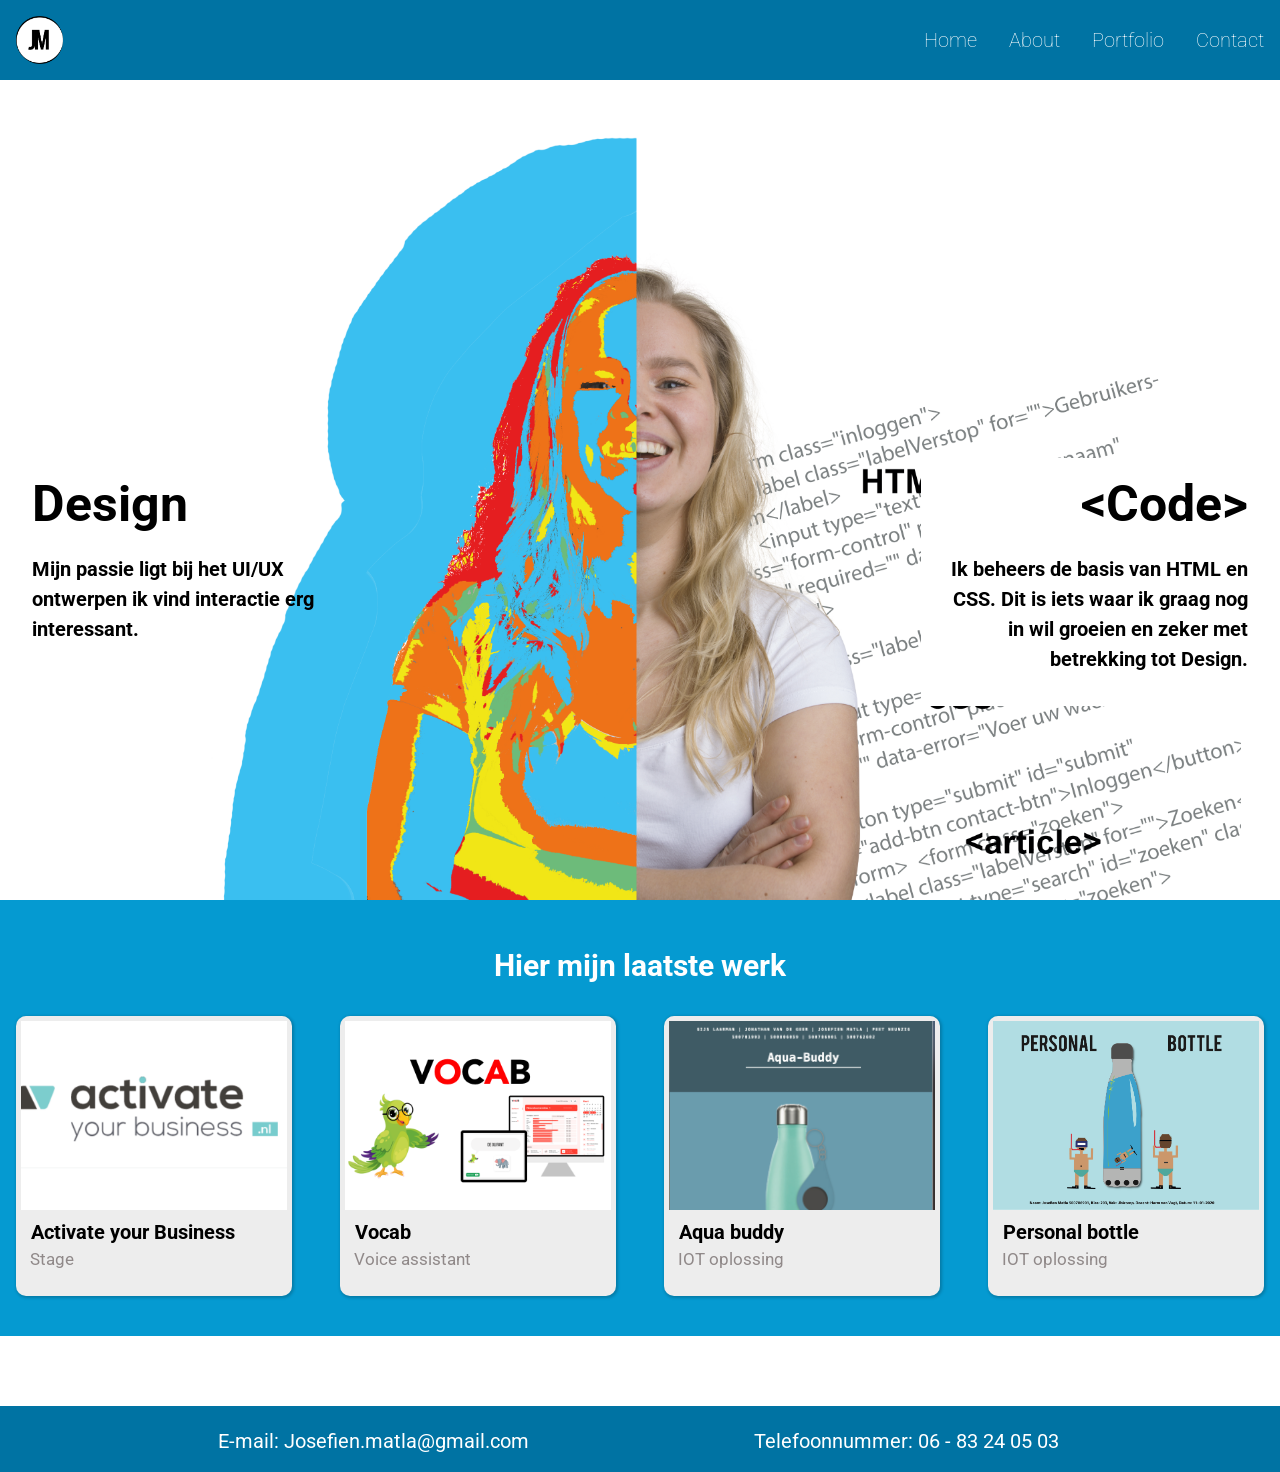
<file: index.html>
<!DOCTYPE html>
<html lang="nl">
    <head>
        <meta name="viewport" content="width=device-width, initial-scale=1" />
        <meta charset="UTF-8" />
        <title>Josefien Matla - Home</title>
        <link rel="stylesheet" href="css/stylesheet.css" />

        <link
            href="https://fonts.googleapis.com/css?family=Roboto&display=swap"
            rel="stylesheet"
        />
    </head>

    <body class="home">
        <header>
            <a href="index.html" class="logo">
                <img src="img/logo.png" alt="Josefien Matla logo" />
            </a>

            <button id="menu-toggle" tabindex="0">
                Menu
                <svg viewBox="0 0 25 21">
                    <rect x="0" y="0" width="25" height="3" />
                    <rect x="0" y="9" width="25" height="3" />
                    <rect x="0" y="18" width="25" height="3" />
                </svg>
            </button>

            <nav>
                <ul>
                    <li><a href="index.html">Home</a></li>
                    <li><a href="about.html">About</a></li>
                    <li><a href="portfolio.html">Portfolio</a></li>
                    <li><a href="contact.html">Contact</a></li>
                </ul>
            </nav>
        </header>

        <main class="content">
            <section class="hero">
                <div class="wrapper">
                    <div class="design">
                        <h1 class="title">Design</h1>
                        <p>
                            Mijn passie ligt bij het UI/UX ontwerpen ik vind
                            interactie erg interessant.
                        </p>
                    </div>
                    <div class="code">
                        <h1 class="title">&#60;Code&#62;</h1>
                        <p>
                            Ik beheers de basis van HTML en CSS. Dit is iets
                            waar ik graag nog in wil groeien en zeker met
                            betrekking tot Design.
                        </p>
                    </div>
                </div>
            </section>

            <section class="projecten">
                <h1 class="section-title">Hier mijn laatste werk</h1>

                <div class="project-group">
                    <!-- ik zou ul -> li -> article van maken voor semantiek -->
                     <article>
                    <a href="activate_your_business.html">
                        <img src="img/activate_your_business1.png" alt="website pagina's" />
                        <h3 class="title"> Activate your Business</h3>
                        <p>Stage</p>
                    </a>
                </article>
                <article>
                    <a href="vocab.html">
                        <img src="img/vocab.png" alt="website pagina's" />
                        <h3 class="title">Vocab</h3>
                        <p>Voice assistant</p>
                    </a>
                </article>
                    <article>
                        <a href="aqua-buddy.html">
                            <img
                                src="img/Aqua%20buddy.png"
                                alt="MAAS oplossing poster"
                            />
                            <h3 class="title">Aqua buddy</h3>
                            <p>IOT oplossing</p>
                        </a>
                    </article>

                    <article>
                        <a href="personalbuddy.html">
                            <img
                                src="img/ubi%20.png"
                                alt="waterfles met poppetje"
                            />
                            <h3 class="title">Personal bottle</h3>
                            <p>IOT oplossing</p>
                        </a>
                    </article>

                </div>
            </section>
        </main>

        <footer>
            <div class="container">
                <div class="row">
                    <div class="one-half column">
                        <p>
                            E-mail:
                            <a href="mailto:josefien.matla@gmail.com"
                                >Josefien.matla@gmail.com</a
                            >
                        </p>
                    </div>
                    <div class="one-half column">
                        <p>
                            Telefoonnummer:
                            <a href="tel:+31683240503">06 - 83 24 05 03</a>
                        </p>
                    </div>
                </div>
            </div>
        </footer>

        <!-- hier wordt de javascript gekoppeld-->
        <script src="js/script.js"></script>
    </body>
</html>
</file>
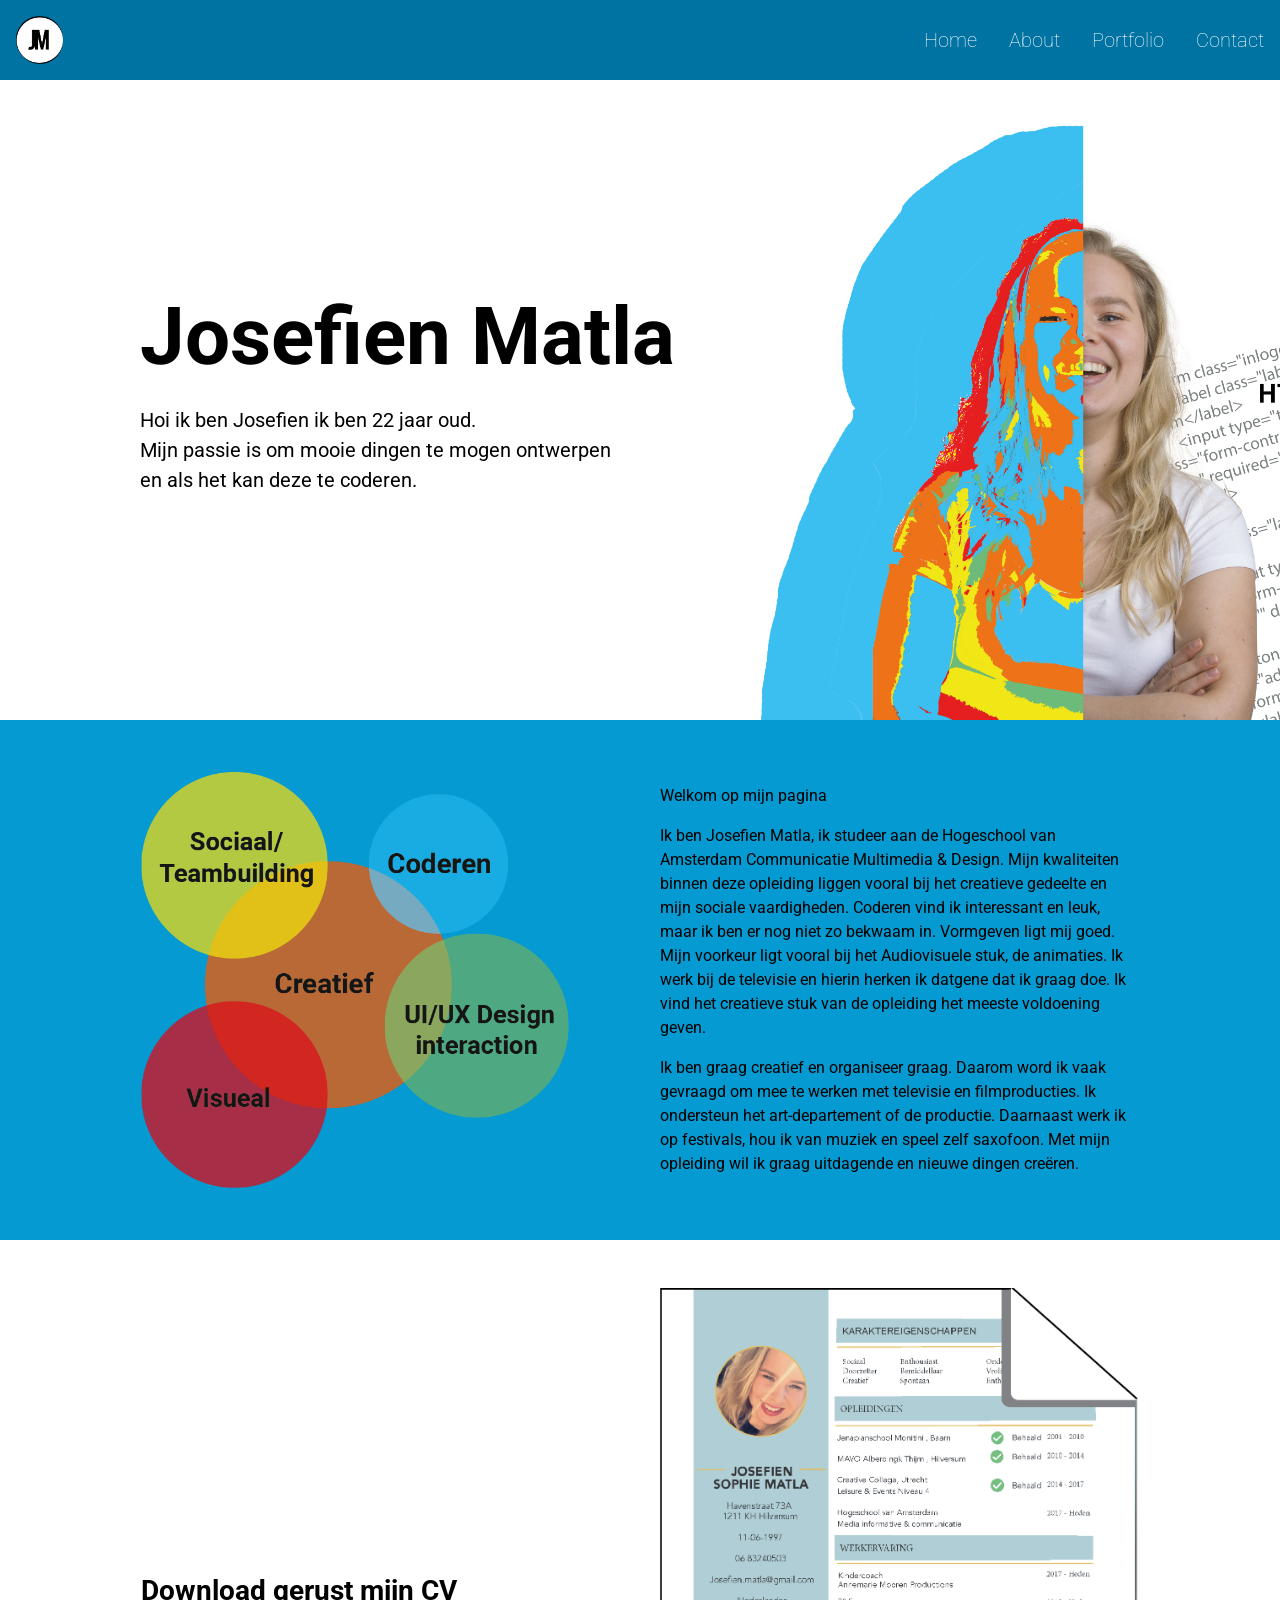
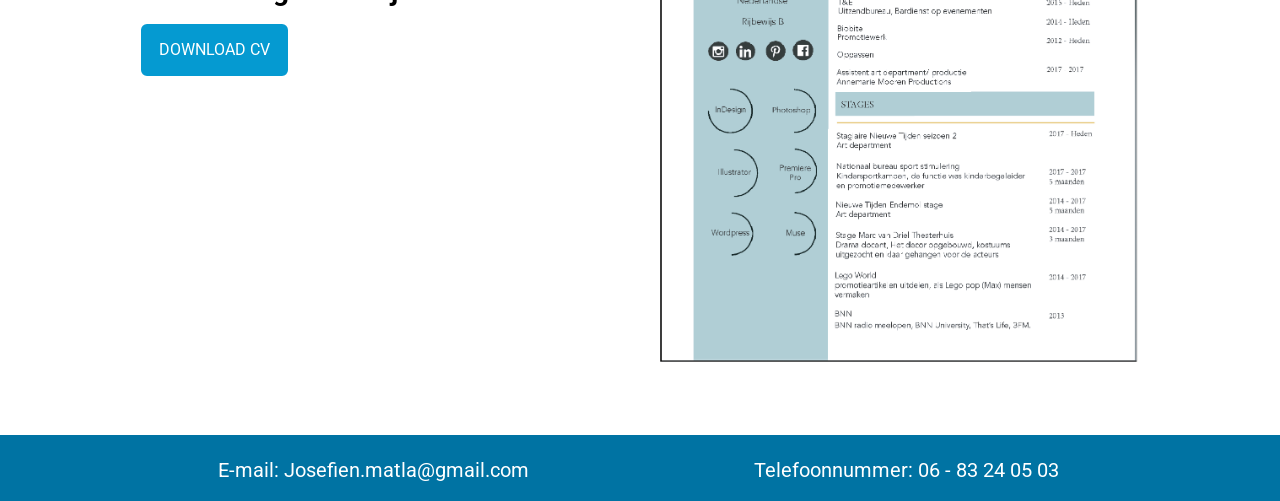
<file: about.html>
<!DOCTYPE html>
<html lang="nl">

<head>
    <meta name="viewport" content="width=device-width, initial-scale=1" />
    <meta charset="UTF-8" />
    <title>Josefien Matla - About</title>
    <link rel="stylesheet" href="css/stylesheet.css" />

    <link href="https://fonts.googleapis.com/css?family=Roboto&display=swap" rel="stylesheet" />
</head>

<body class="about">
    <header>
        <a href="index.html" class="logo">
            <img src="img/logo.png" alt="Josefien Matla logo" />
        </a>

        <button id="menu-toggle" tabindex="0">
            Menu
            <svg viewBox="0 0 25 21">
                <rect x="0" y="0" width="25" height="3" />
                <rect x="0" y="9" width="25" height="3" />
                <rect x="0" y="18" width="25" height="3" />
            </svg>
        </button>

        <nav>
            <ul>
                <li><a href="index.html">Home</a></li>
                <li><a href="about.html">About</a></li>
                <li><a href="portfolio.html">Portfolio</a></li>
                <li><a href="contact.html">Contact</a></li>
            </ul>
        </nav>
    </header>

    <main class="content">
        <section class="hero">
            <div class="wrapper">
                <div>
                    <h1 class="title">Josefien Matla</h1>
                    <p class="introduction">
                        Hoi ik ben Josefien ik ben 22 jaar oud.
                        <br />
                        Mijn passie is om mooie dingen te mogen ontwerpen
                        <br />
                        en als het kan deze te coderen.
                    </p>
                </div>
            </div>
        </section>

        <section class="green centered">
            <div class="container">
                <div class="row ">
                    <div class="one-half column">
                        <img src="img/ballen%20voor%20about.png" alt="ronjes met tekst erin" />
                    </div>
                    <div class="one-half column">
                        <p>
                            Welkom op mijn pagina
                        </p>
                        <p>
                            Ik ben Josefien Matla, ik studeer aan de
                            Hogeschool van Amsterdam Communicatie Multimedia
                            & Design. Mijn kwaliteiten binnen deze opleiding
                            liggen vooral bij het creatieve gedeelte en mijn
                            sociale vaardigheden. Coderen vind ik
                            interessant en leuk, maar ik ben er nog niet zo
                            bekwaam in. Vormgeven ligt mij goed. Mijn
                            voorkeur ligt vooral bij het Audiovisuele stuk,
                            de animaties. Ik werk bij de televisie en hierin
                            herken ik datgene dat ik graag doe. Ik vind het
                            creatieve stuk van de opleiding het meeste
                            voldoening geven.
                        </p>
                        <p>
                            Ik ben graag creatief en organiseer graag.
                            Daarom word ik vaak gevraagd om mee te werken
                            met televisie en filmproducties. Ik ondersteun
                            het art-departement of de productie. Daarnaast
                            werk ik op festivals, hou ik van muziek en speel
                            zelf saxofoon. Met mijn opleiding wil ik graag
                            uitdagende en nieuwe dingen creëren.
                        </p>
                    </div>
                </div>
            </div>
        </section>
        <section class="large centered">
            <div class="container">
                <div class="row">
                    <div class="one-half column">
                        <h2>Download gerust mijn CV</h2>
                        <a href="img/CV%20voor%20stage%20.pdf">
                         <button  href="img/CV%20voor%20stage%20.pdf" type="submit" id="submit" class="button-cv">
                                Download CV
                            </button>
                            </a>

                    </div>
                    <div class="one-half column">
                            <img src="img/cv%20als%20afbeelding%20.png" alt="VOCAB" width="20px" height="20px">
                    </div>
                </div>
            </div>
        </section>
    </main>

    <footer>
        <div class="container">
            <div class="row">
                <div class="one-half column">
                    <p>
                        E-mail:
                        <a href="mailto:josefien.matla@gmail.com">Josefien.matla@gmail.com</a>
                    </p>
                </div>
                <div class="one-half column">
                    <p>
                        Telefoonnummer:
                        <a href="tel:+31683240503">06 - 83 24 05 03</a>
                    </p>
                </div>
            </div>
        </div>
    </footer>

    <!-- hier wordt de javascript gekoppeld-->
    <script src="js/script.js"></script>
</body>

</html>
</file>
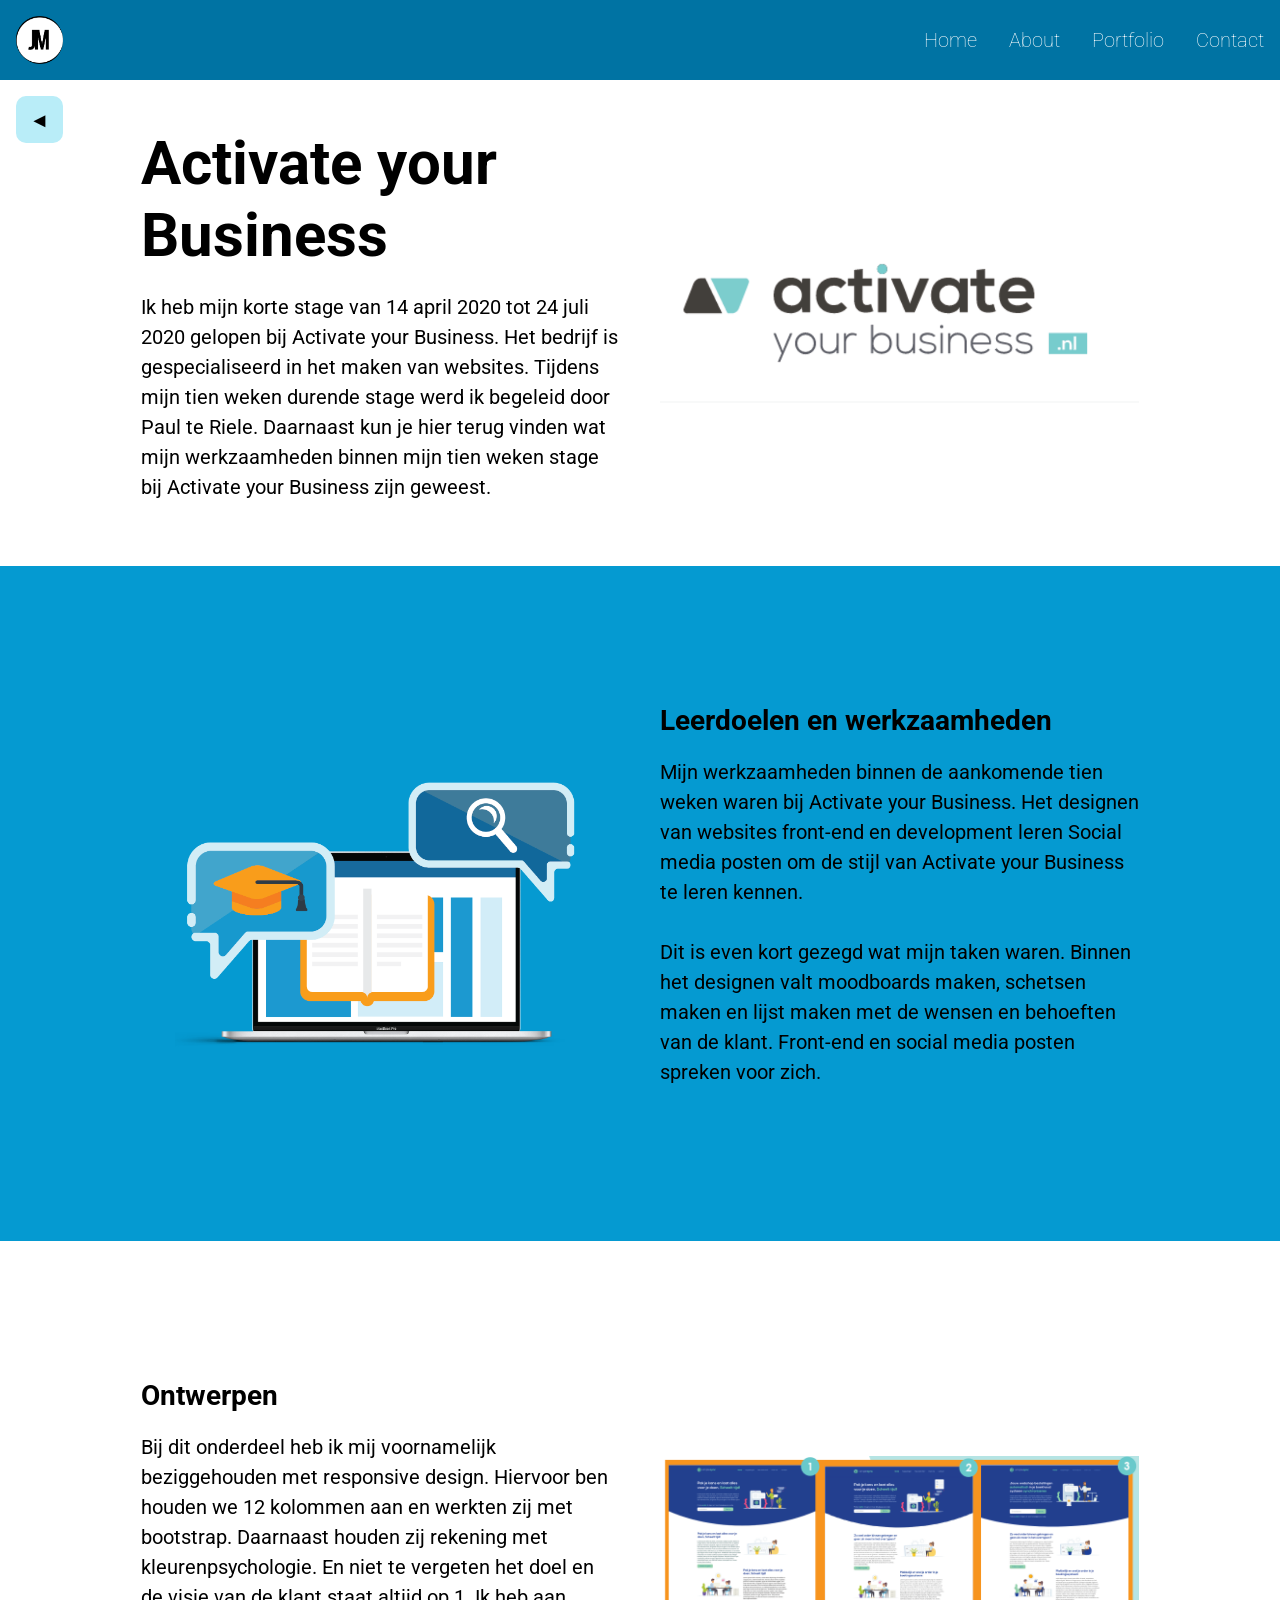
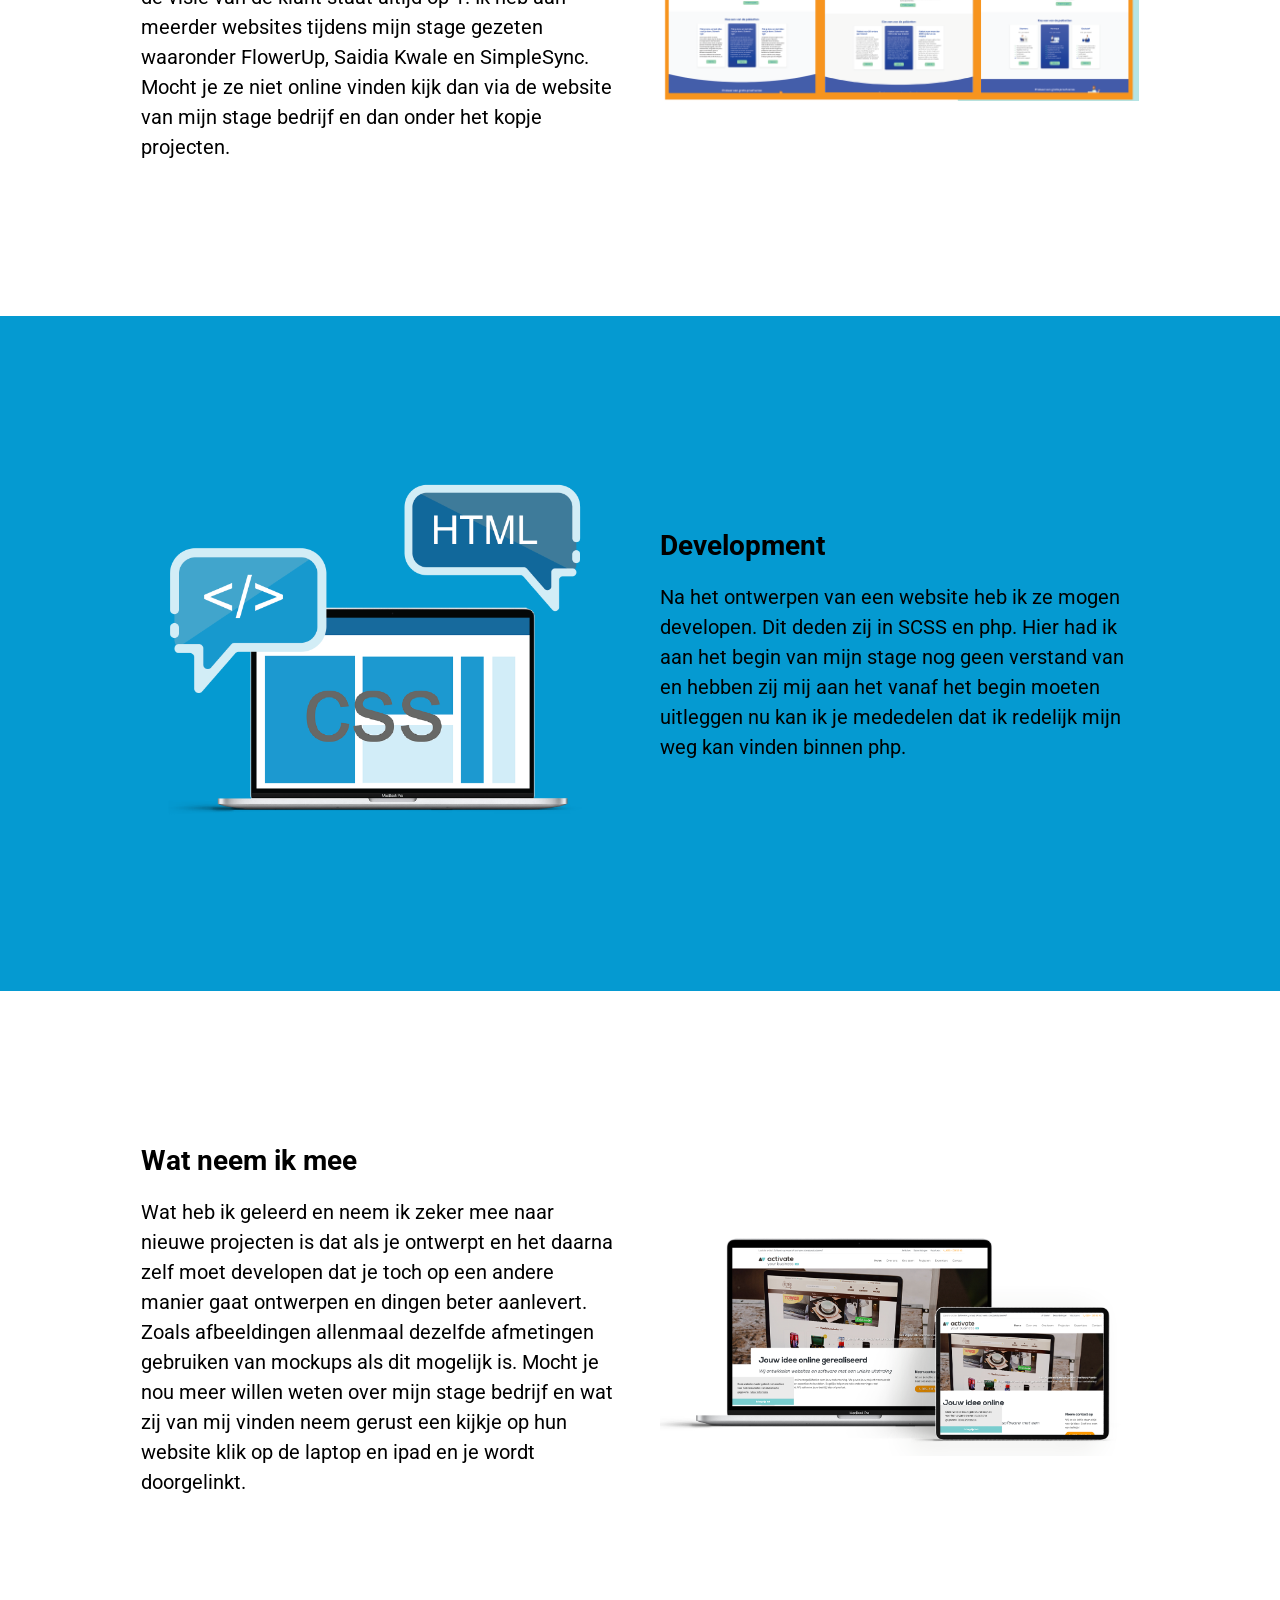
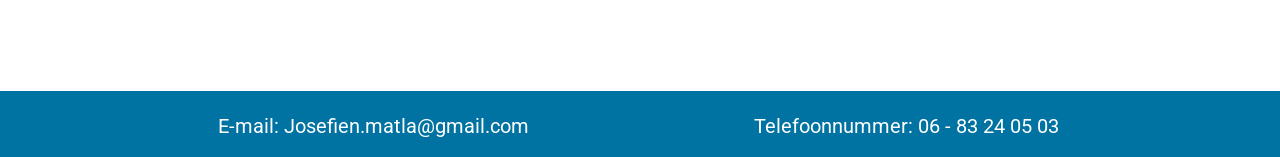
<file: activate_your_business.html>
<!DOCTYPE html>
<html lang="nl">

<head>
    <meta name="viewport" content="width=device-width, initial-scale=1" />
    <meta charset="UTF-8" />
    <title>Josefien Matla - Activate your Business</title>
    <link rel="stylesheet" href="css/stylesheet.css" />

    <link href="https://fonts.googleapis.com/css?family=Roboto&display=swap" rel="stylesheet" />
</head>

<body class="project">
    <header>
        <a href="index.html" class="logo">
            <img src="img/logo.png" alt="Josefien Matla logo" />
        </a>

        <button id="menu-toggle" tabindex="0">
            Menu
            <svg viewBox="0 0 25 21">
                <rect x="0" y="0" width="25" height="3" />
                <rect x="0" y="9" width="25" height="3" />
                <rect x="0" y="18" width="25" height="3" />
            </svg>
        </button>

        <nav>
            <ul>
                <li><a href="index.html">Home</a></li>
                <li><a href="about.html">About</a></li>
                <li><a href="portfolio.html">Portfolio</a></li>
                <li><a href="contact.html">Contact</a></li>
            </ul>
        </nav>
    </header>

    <main class="content">
        <button onClick="history.back()" class="project-back">◄</button>

        <section class="hero centered">
            <div class="container">
                <div class="row">
                    <div class="one-half column">
                        <h1 class="hero-title">Activate your Business</h1>
                        <p>
                            Ik heb mijn korte stage van 14 april 2020 tot 24 juli 2020
                            gelopen bij Activate your Business. Het bedrijf is gespecialiseerd in het maken van websites. Tijdens mijn tien weken durende stage werd ik
                            begeleid door Paul te Riele. Daarnaast kun je hier terug vinden
                            wat mijn werkzaamheden binnen mijn tien weken stage bij Activate
                            your Business zijn geweest.
                        </p>
                    </div>
                    <div class="one-half column">
                        <img src="img/activate_your_business1.png" />
                    </div>
                </div>
            </div>
        </section>

        <section class="large green centered">
            <div class="container">
                <div class="row">
                    <div class="one-half column">
                        <img src="img/learn.png" alt="" />
                    </div>
                    <div class="one-half column">
                        <h2>Leerdoelen en werkzaamheden</h2>
                        <p>
                            Mijn werkzaamheden binnen de aankomende
                            tien weken waren bij Activate your Business.
                            Het designen van websites front-end en development leren
                            Social media posten om de stijl van Activate your
                            Business te leren kennen.<br> <br>

                            Dit is even kort gezegd wat mijn taken waren. Binnen
                            het designen valt moodboards maken, schetsen
                            maken en lijst maken met de wensen en behoeften
                            van de klant. Front-end en social media posten
                            spreken voor zich.
                        </p>
                    </div>
                </div>
            </div>
        </section>

        <section class="large centered">
            <div class="container">
                <div class="row">
                    <div class="one-half column">
                        <h2>Ontwerpen</h2>
                        <p>

                            Bij dit onderdeel heb ik mij voornamelijk beziggehouden met responsive design.
                            Hiervoor ben houden we 12 kolommen aan en werkten zij met bootstrap. Daarnaast houden zij rekening met kleurenpsychologie. En niet te vergeten het doel en de visie van de klant staat altijd op 1.

                            Ik heb aan meerder websites tijdens mijn stage gezeten waaronder FlowerUp, Saidia Kwale en SimpleSync. Mocht je ze niet online vinden kijk dan via de website van mijn stage bedrijf en dan onder het kopje projecten.

                        </p>

                    </div>
                    <div class="one-half column">
                        <img src="img/acyb-simplesync.png" alt="" />
                    </div>
                </div>
            </div>
        </section>

        <section class="large green centered">
            <div class="container">
                <div class="row">
                    <div class="one-half column">
                        <img src="img/acyb-dev.png" alt="" />
                    </div>
                    <div class="one-half column">
                        <h2>Development</h2>
                        <p>
                           Na het ontwerpen van een website heb ik ze mogen developen. Dit deden zij in SCSS en php. Hier had ik aan het begin van mijn stage nog geen verstand van en hebben zij mij aan het vanaf het begin moeten uitleggen nu kan ik je mededelen dat ik redelijk mijn weg kan vinden binnen php.
                        </p>
                    </div>
                </div>
            </div>
        </section>

        <section class="large centered">
            <div class="container">
                <div class="row">
                    <div class="one-half column">
                        <h2>Wat neem ik mee</h2>
                        <p>
                            Wat heb ik geleerd en neem ik zeker mee naar nieuwe projecten is dat als je ontwerpt en het daarna zelf moet developen dat je toch op een andere manier gaat ontwerpen en dingen beter aanlevert. Zoals afbeeldingen allenmaal dezelfde afmetingen gebruiken van mockups als dit mogelijk is.

                            Mocht je nou meer willen weten over mijn stage bedrijf en wat zij van mij vinden neem gerust een kijkje op hun website klik op de laptop en ipad en je wordt doorgelinkt.
                        </p>
                    </div>
                      <div class="one-half column">
                        <a href="https://activateyourbusiness.nl/">
                            <img src="img/ayb_home.png" alt="VOCAB" width="10px" height="10px">
                        </a>

                    </div>
                </div>
            </div>
        </section>
    </main>

    <footer>
        <div class="container">
            <div class="row">
                <div class="one-half column">
                    <p>
                        E-mail:
                        <a href="mailto:josefien.matla@gmail.com">Josefien.matla@gmail.com</a>
                    </p>
                </div>
                <div class="one-half column">
                    <p>
                        Telefoonnummer:
                        <a href="tel:+31683240503">06 - 83 24 05 03</a>
                    </p>
                </div>
            </div>
        </div>
    </footer>

    <!-- hier wordt de javascript gekoppeld-->
    <script src="js/script.js"></script>
</body>

</html>
</file>
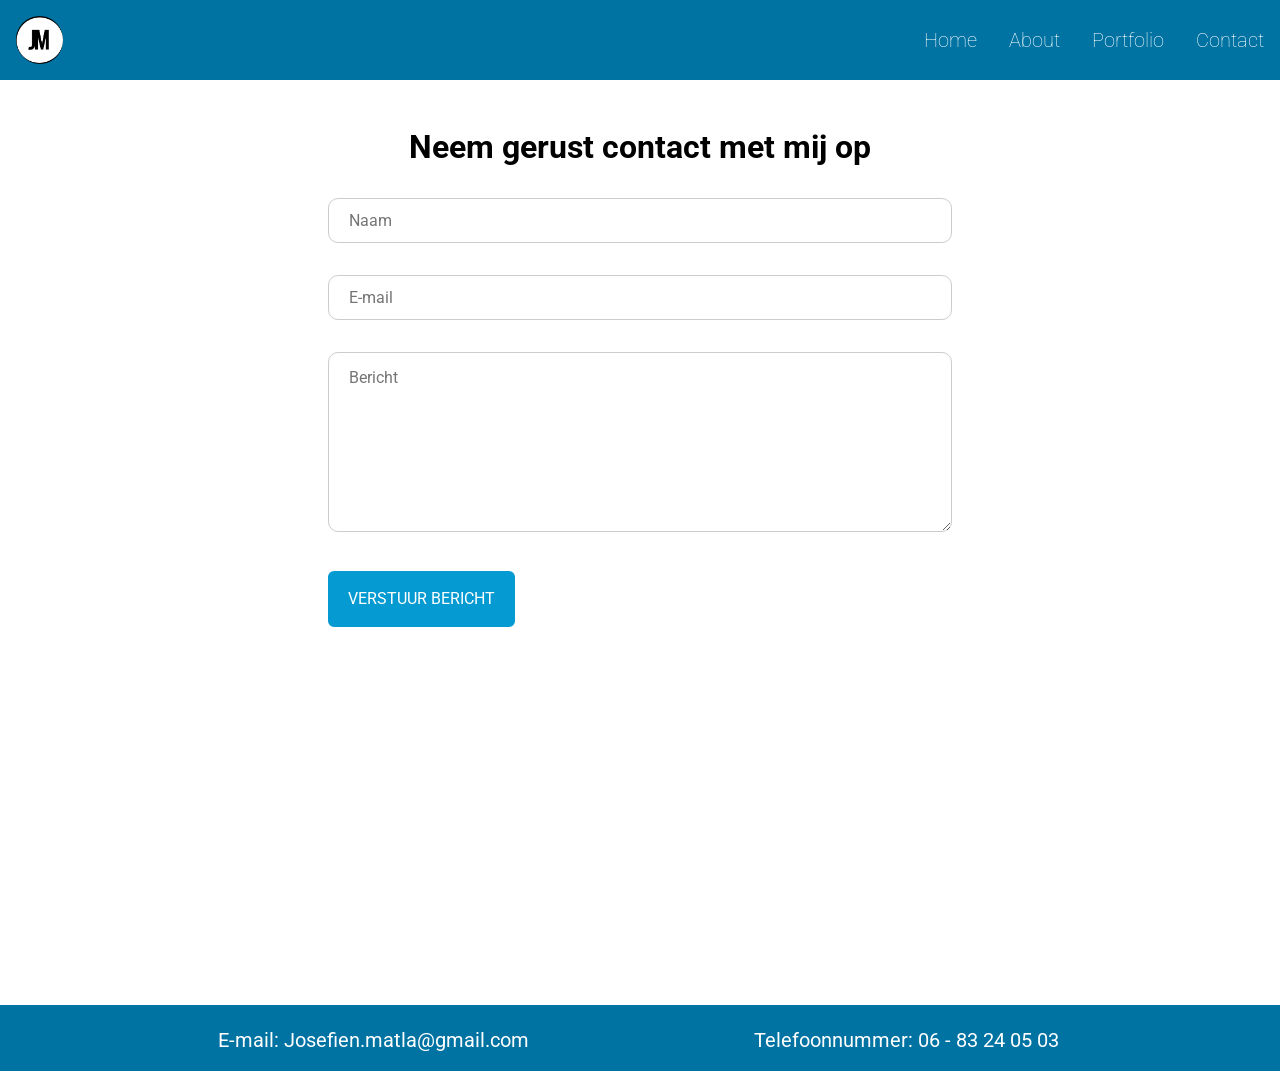
<file: contact.html>
<!DOCTYPE html>
<html lang="nl">
    <head>
        <meta name="viewport" content="width=device-width, initial-scale=1" />
        <meta charset="UTF-8" />
        <title>Josefien Matla - Contact</title>
        <link rel="stylesheet" href="css/stylesheet.css" />

        <link
            href="https://fonts.googleapis.com/css?family=Roboto&display=swap"
            rel="stylesheet"
        />
    </head>

    <body class="contact">
        <header>
            <a href="index.html" class="logo">
                <img src="img/logo.png" alt="Josefien Matla logo" />
            </a>

            <button id="menu-toggle" tabindex="0">
                Menu
                <svg viewBox="0 0 25 21">
                    <rect x="0" y="0" width="25" height="3" />
                    <rect x="0" y="9" width="25" height="3" />
                    <rect x="0" y="18" width="25" height="3" />
                </svg>
            </button>

            <nav>
                <ul>
                    <li><a href="index.html">Home</a></li>
                    <li><a href="about.html">About</a></li>
                    <li><a href="portfolio.html">Portfolio</a></li>
                    <li><a href="contact.html">Contact</a></li>
                </ul>
            </nav>
        </header>

        <main class="content">
            <section>
                <h1 class="section-title">Neem gerust contact met mij op</h1>
                <form
                    id="contactForm"
                    method="POST"
                    action="mailto:josefienmatla@gmail.com"
                    class="contact-form"
                >

                    <input
                        type="text"
                        id="name"
                        class="form-control"
                        placeholder="Naam"
                        required=""
                        data-error="Voer je naam in "
                    />
                    <div class="help-block with-errors"></div>

                    <input
                        type="email"
                        class="email form-control"
                        id="email"
                        placeholder="E-mail"
                        required=""
                        data-error="Voer je email in"
                    />
                    <div class="help-block with-errors"></div>

                    <textarea
                        id="message"
                        rows="7"
                        placeholder="Bericht"
                        class="form-control"
                        required=""
                        data-error="voer je bericht in"
                    ></textarea>
                    <div class="help-block with-errors"></div>

                    <button
                        type="submit"
                        id="submit"
                        class="add-btn contact-btn"
                    >
                        Verstuur Bericht
                    </button>
                </form>
            </section>
        </main>

        <footer>
            <div class="container">
                <div class="row">
                    <div class="one-half column">
                        <p>
                            E-mail:
                            <a href="mailto:josefien.matla@gmail.com"
                                >Josefien.matla@gmail.com</a
                            >
                        </p>
                    </div>
                    <div class="one-half column">
                        <p>
                            Telefoonnummer:
                            <a href="tel:+31683240503">06 - 83 24 05 03</a>
                        </p>
                    </div>
                </div>
            </div>
        </footer>

        <!-- hier wordt de javascript gekoppeld-->
        <script src="js/script.js"></script>
    </body>
</html>
</file>
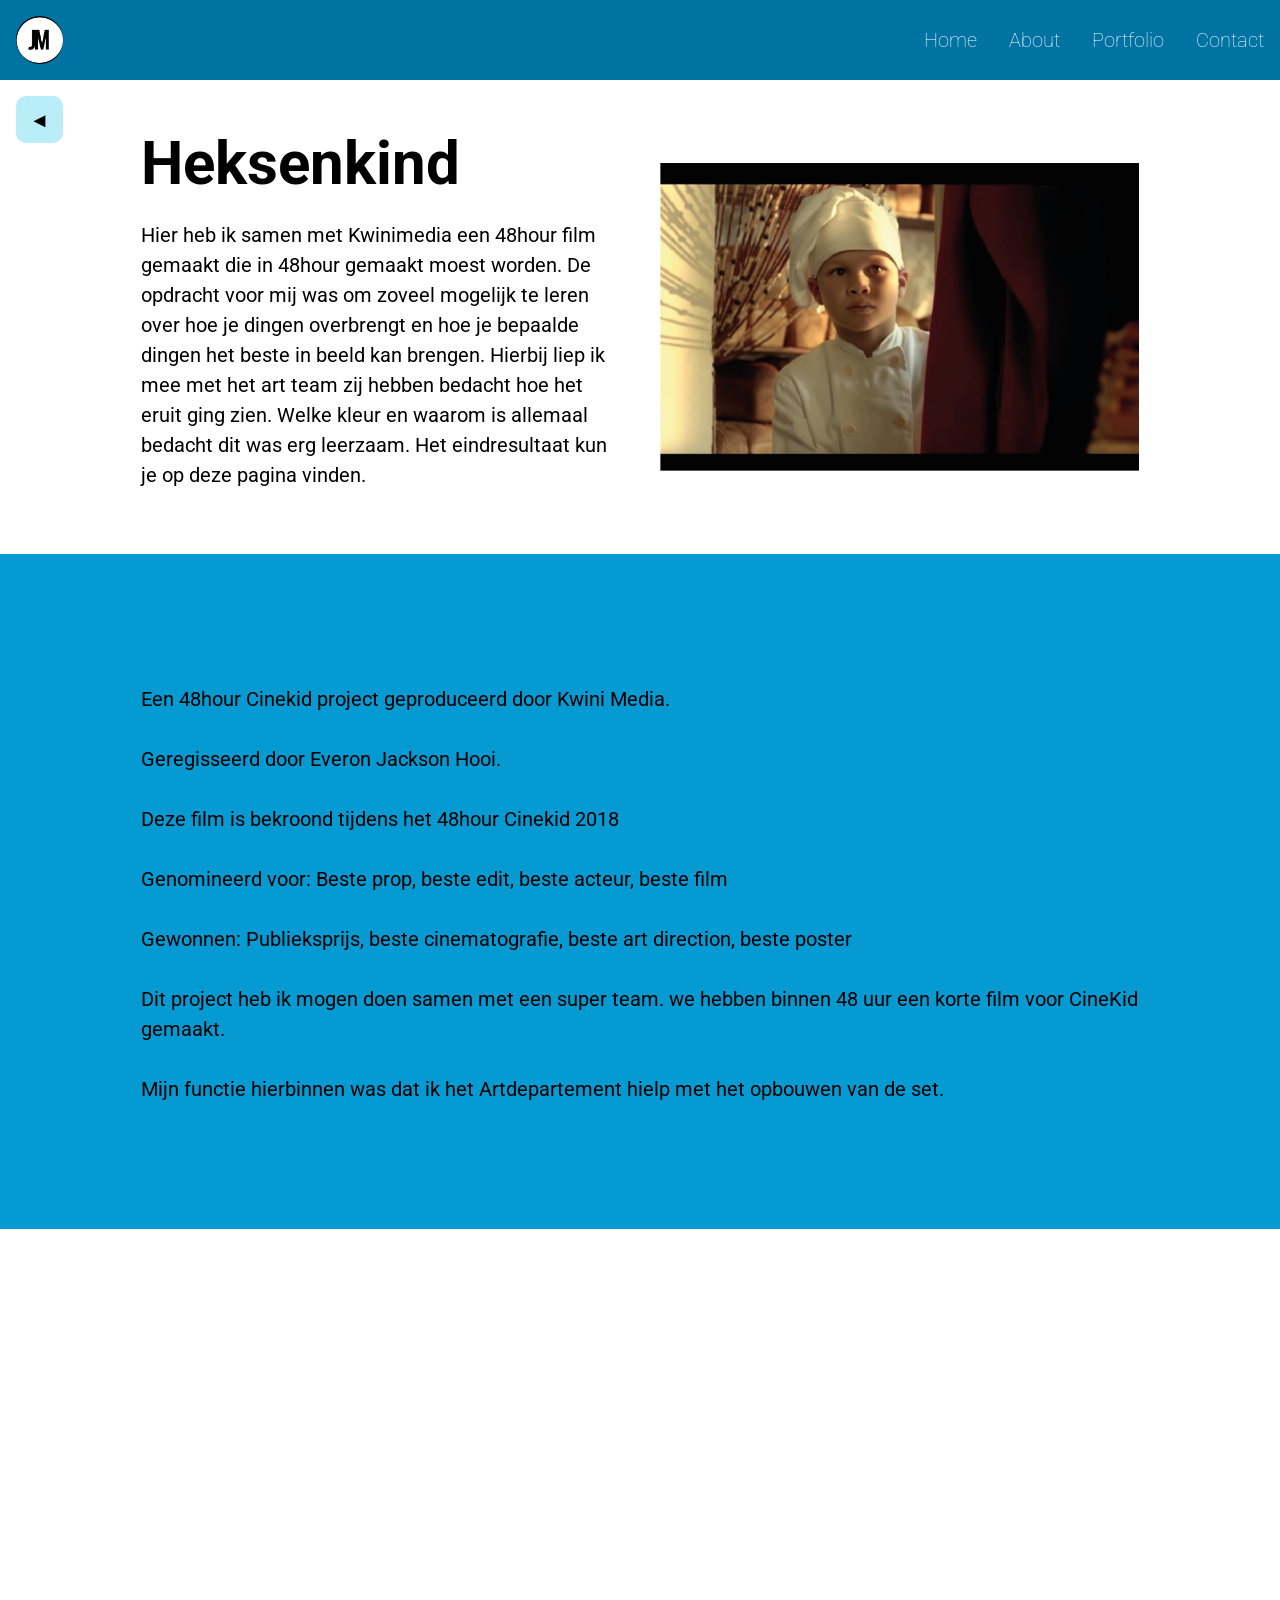
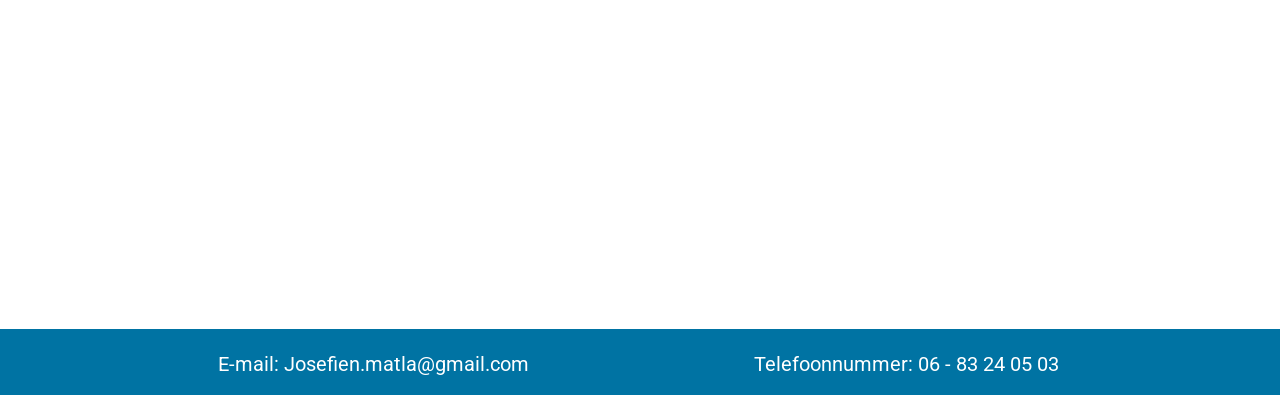
<file: heksenkind.html>
<!DOCTYPE html>
<html lang="nl">
	<head>
		<meta name="viewport" content="width=device-width, initial-scale=1" />
		<meta charset="UTF-8" />
		<title>Josefien Matla - Student buddy</title>
		<link rel="stylesheet" href="css/stylesheet.css" />

		<link
			href="https://fonts.googleapis.com/css?family=Roboto&display=swap"
			rel="stylesheet"
		/>
	</head>

	<body class="project">
		<header>
			<a href="index.html" class="logo">
				<img src="img/logo.png" alt="Josefien Matla logo" />
			</a>

			<button id="menu-toggle" tabindex="0">
				Menu
				<svg viewBox="0 0 25 21">
					<rect x="0" y="0" width="25" height="3" />
					<rect x="0" y="9" width="25" height="3" />
					<rect x="0" y="18" width="25" height="3" />
				</svg>
			</button>

			<nav>
				<ul>
					<li><a href="index.html">Home</a></li>
					<li><a href="about.html">About</a></li>
					<li><a href="portfolio.html">Portfolio</a></li>
					<li><a href="contact.html">Contact</a></li>
				</ul>
			</nav>
		</header>

		<main class="content">
			<button onClick="history.back()" class="project-back">◄</button>

			<section class="hero centered">
				<div class="container">
					<div class="row">
						<div class="one-half column">
							<h1 class="hero-title">Heksenkind</h1>
							<p>
								Hier heb ik samen met Kwinimedia een 48hour film
								gemaakt die in 48hour gemaakt moest worden. De
								opdracht voor mij was om zoveel mogelijk te leren
								over hoe je dingen overbrengt en hoe je bepaalde
								dingen het beste in beeld kan brengen. Hierbij liep
								ik mee met het art team zij hebben bedacht hoe het
								eruit ging zien. Welke kleur en waarom is allemaal
								bedacht dit was erg leerzaam. Het eindresultaat kun
								je op deze pagina vinden.
							</p>
						</div>
						<div class="one-half column">
							<img src="img/heksenkind.png" alt="fles" />
						</div>
					</div>
				</div>
			</section>

			<section class="large green centered">
				<div class="container">
					<div class="row">
						<div class="column">
							<p>
								Een 48hour Cinekid project geproduceerd door Kwini
								Media.<br /><br />

								Geregisseerd door Everon Jackson Hooi.<br /><br />

								Deze film is bekroond tijdens het 48hour Cinekid
								2018 <br /><br />

								Genomineerd voor: Beste prop, beste edit, beste
								acteur, beste film<br /><br />

								Gewonnen: Publieksprijs, beste cinematografie, beste
								art direction, beste poster <br /><br />

								Dit project heb ik mogen doen samen met een super
								team. we hebben binnen 48 uur een korte film voor
								CineKid gemaakt. <br /><br />

								Mijn functie hierbinnen was dat ik het
								Artdepartement hielp met het opbouwen van de set.
							</p>
						</div>
					</div>
				</div>
			</section>

			<section class="large centered">
				<div class="container">
					<div class="row">
						<div class="column">
							<div class="responsive-embed widescreen">
								<iframe
									width="560"
									height="315"
									src="https://www.youtube.com/embed/LhRnOQXcmAg"
									frameborder="0"
									allow="accelerometer; autoplay; encrypted-media; gyroscope; picture-in-picture"
									allowfullscreen
								></iframe>
							</div>
						</div>
					</div>
				</div>
			</section>
		</main>

		<footer>
			<div class="container">
				<div class="row">
					<div class="one-half column">
						<p>
							E-mail:
							<a href="mailto:josefien.matla@gmail.com"
								>Josefien.matla@gmail.com</a
							>
						</p>
					</div>
					<div class="one-half column">
						<p>
							Telefoonnummer:
							<a href="tel:+31683240503">06 - 83 24 05 03</a>
						</p>
					</div>
				</div>
			</div>
		</footer>

		<!-- hier wordt de javascript gekoppeld-->
		<script src="js/script.js"></script>
	</body>
</html>
</file>
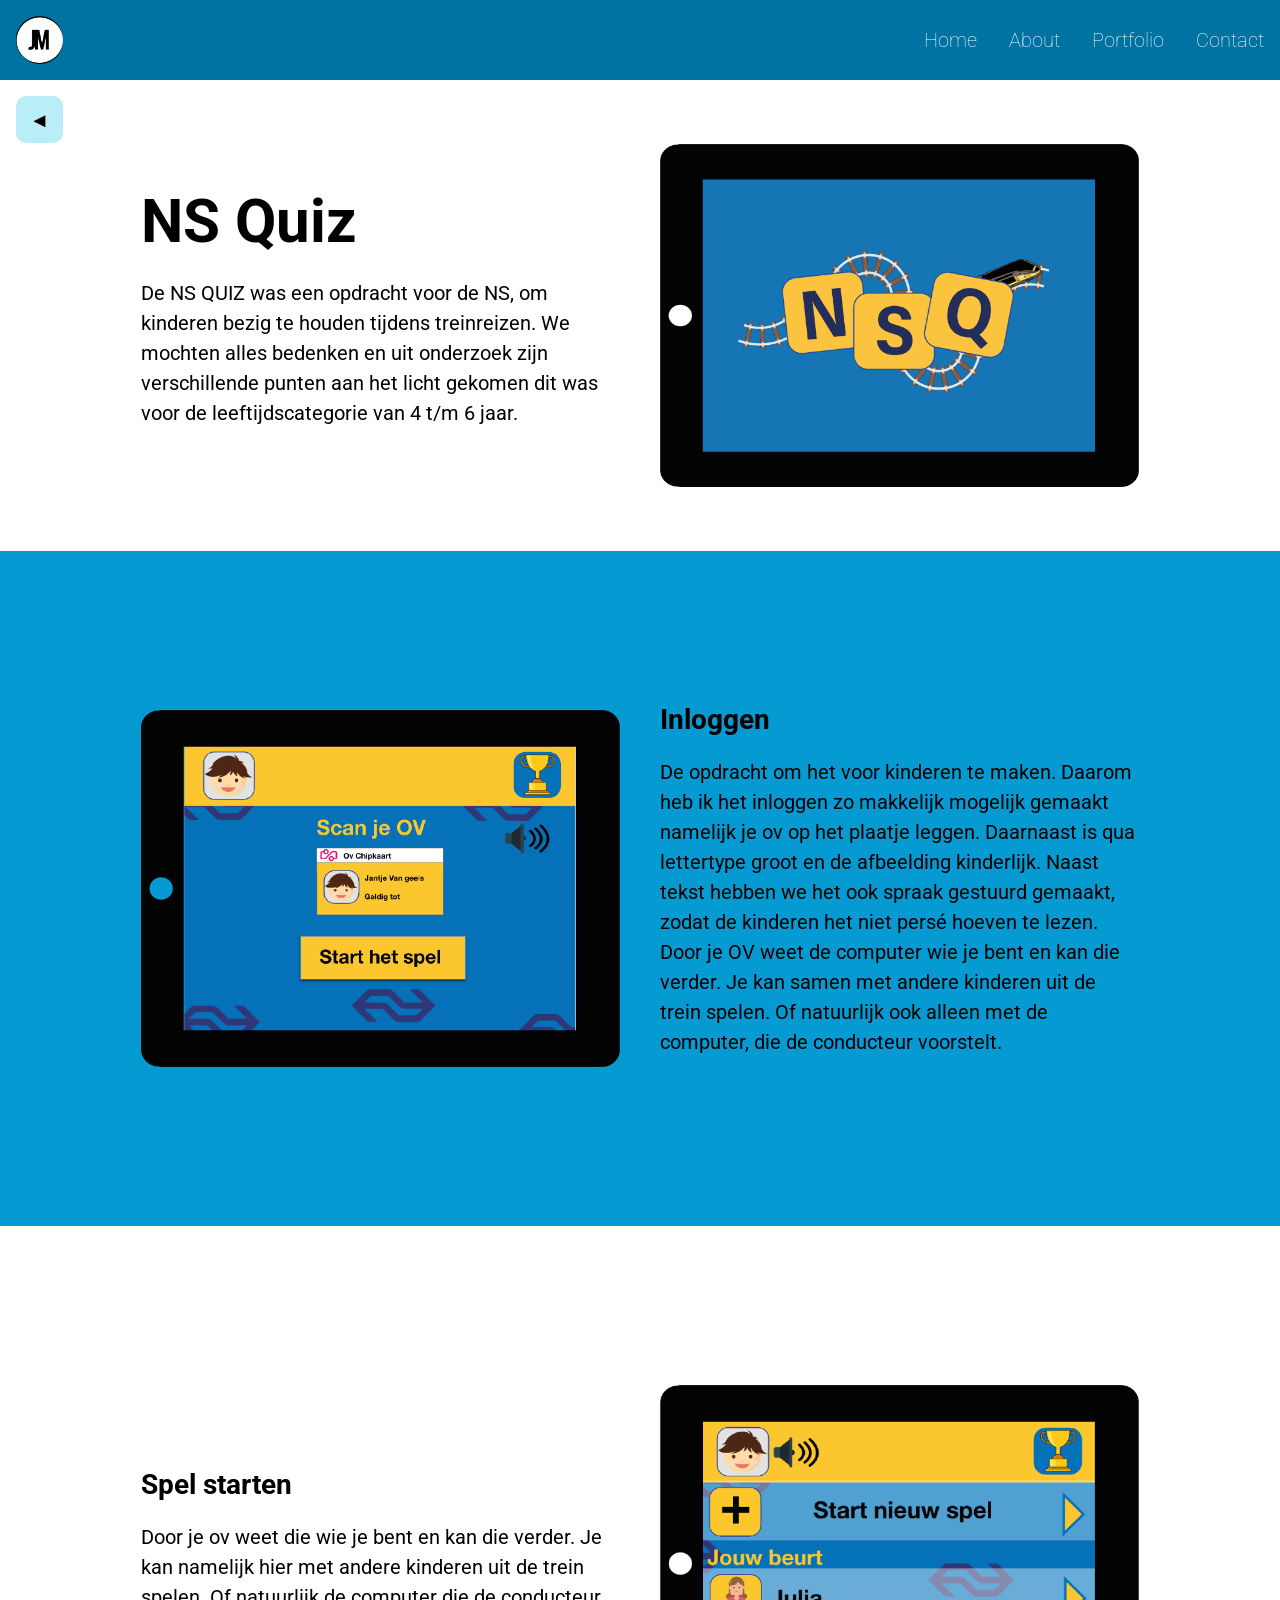
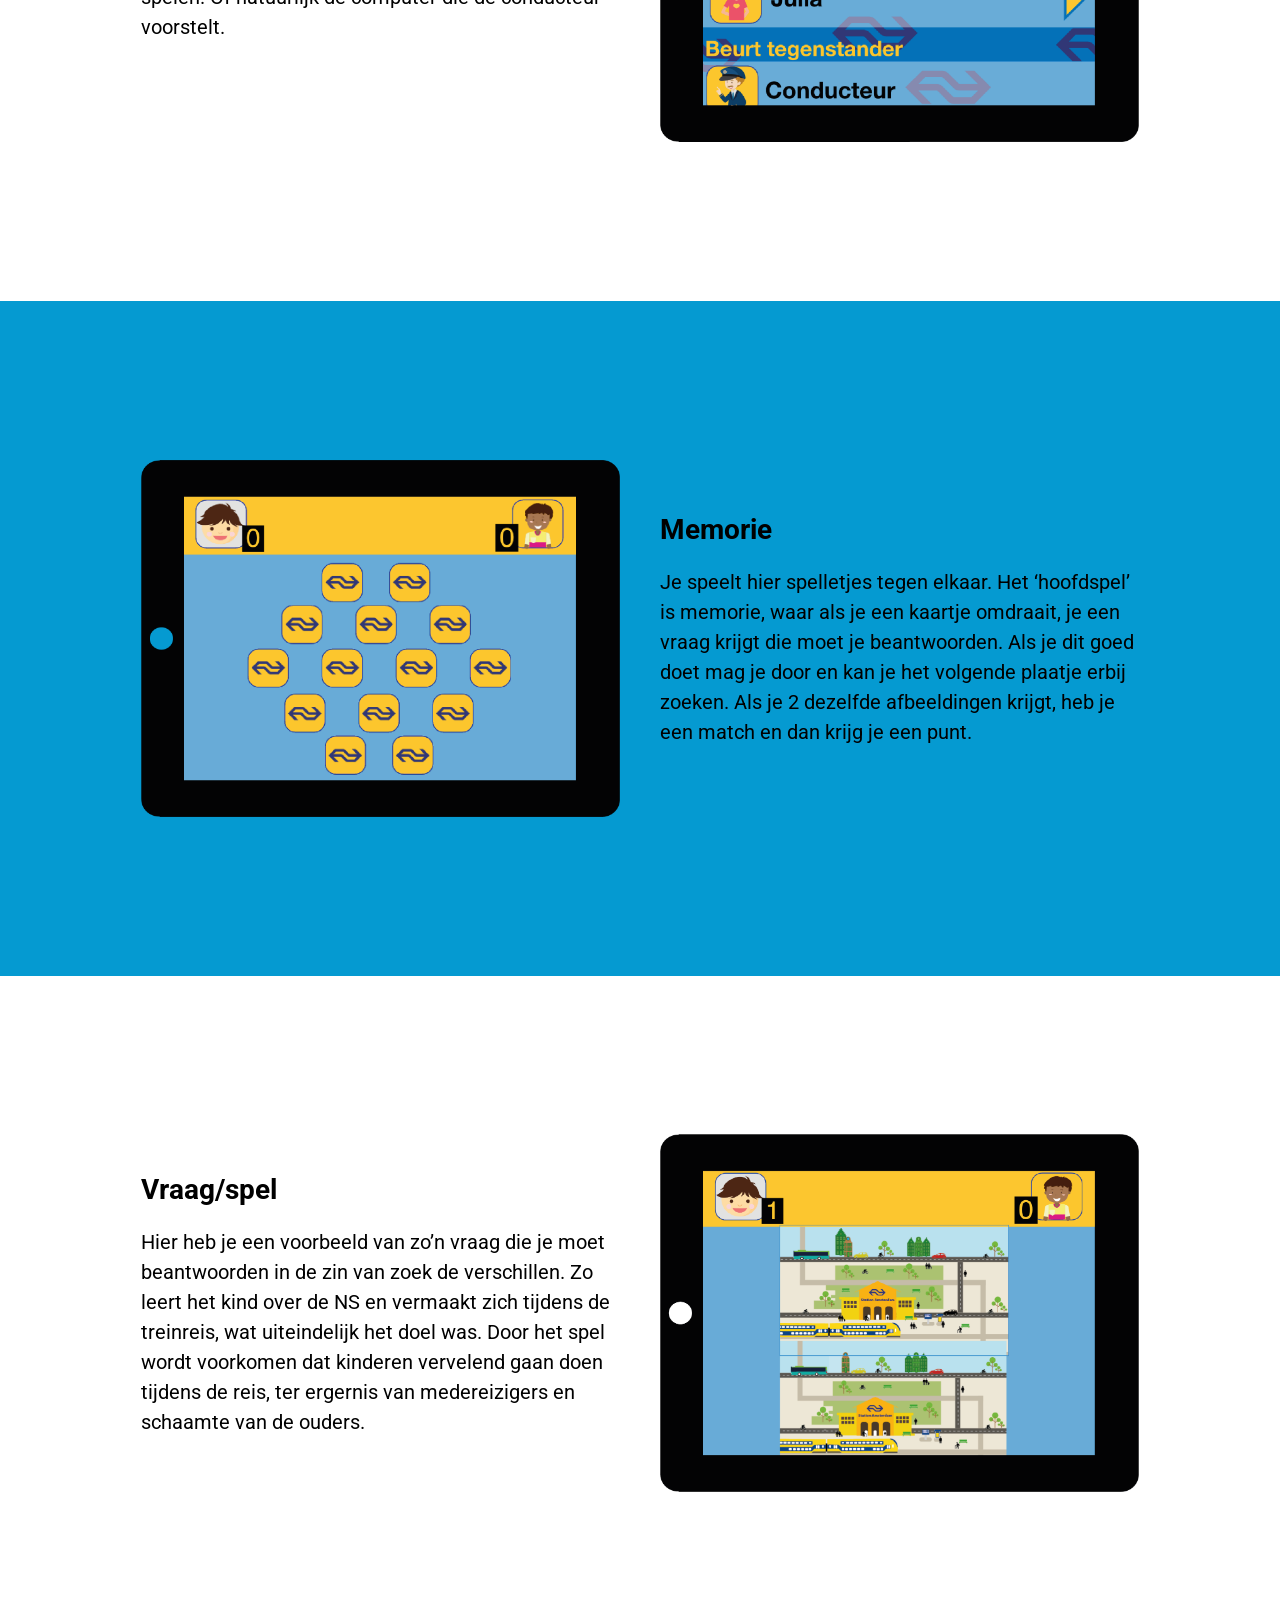
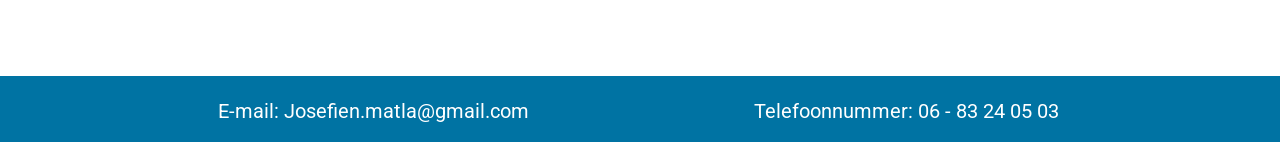
<file: nsq.html>
<!DOCTYPE html>
<html lang="nl">
	<head>
		<meta name="viewport" content="width=device-width, initial-scale=1" />
		<meta charset="UTF-8" />
		<title>Josefien Matla - Aqua buddy</title>
		<link rel="stylesheet" href="css/stylesheet.css" />

		<link
			href="https://fonts.googleapis.com/css?family=Roboto&display=swap"
			rel="stylesheet"
		/>
	</head>

	<body class="project">
		<header>
			<a href="index.html" class="logo">
				<img src="img/logo.png" alt="Josefien Matla logo" />
			</a>

			<button id="menu-toggle" tabindex="0">
				Menu
				<svg viewBox="0 0 25 21">
					<rect x="0" y="0" width="25" height="3" />
					<rect x="0" y="9" width="25" height="3" />
					<rect x="0" y="18" width="25" height="3" />
				</svg>
			</button>

			<nav>
				<ul>
					<li><a href="index.html">Home</a></li>
					<li><a href="about.html">About</a></li>
					<li><a href="portfolio.html">Portfolio</a></li>
					<li><a href="contact.html">Contact</a></li>
				</ul>
			</nav>
		</header>

		<main class="content">
			<button onClick="history.back()" class="project-back">◄</button>

			<section class="hero centered">
				<div class="container">
					<div class="row">
						<div class="one-half column">
							<h1 class="hero-title">NS Quiz</h1>
							<p>
								De NS QUIZ was een opdracht voor de NS, om
								kinderen bezig te houden tijdens treinreizen. We
								mochten alles bedenken en uit onderzoek zijn
								verschillende punten aan het licht gekomen dit
								was voor de leeftijdscategorie van 4 t/m 6 jaar.
							</p>
						</div>
						<div class="one-half column">
							<img
								src="img/Home%20scherm%20NS%20Quiz.png"
								alt="NSQ app"
							/>
						</div>
					</div>
				</div>
			</section>

			<section class="large green centered">
				<div class="container">
					<div class="row">
						<div class="one-half column">
							<img
								src="img/Inloggen%20OV%20NS%20Quiz.png"
								alt=""
							/>
						</div>
						<div class="one-half column">
							<h2>Inloggen</h2>
							<p>
								De opdracht om het voor kinderen te maken.
								Daarom heb ik het inloggen zo makkelijk mogelijk
								gemaakt namelijk je ov op het plaatje leggen.
								Daarnaast is qua lettertype groot en de
								afbeelding kinderlijk. Naast tekst hebben we het
								ook spraak gestuurd gemaakt, zodat de kinderen
								het niet persé hoeven te lezen. Door je OV weet
								de computer wie je bent en kan die verder. Je
								kan samen met andere kinderen uit de trein
								spelen. Of natuurlijk ook alleen met de
								computer, die de conducteur voorstelt.
							</p>
						</div>
					</div>
				</div>
			</section>

			<section class="large centered">
				<div class="container">
					<div class="row">
						<div class="one-half column">
							<h2>Spel starten</h2>
							<p>
								Door je ov weet die wie je bent en kan die
								verder. Je kan namelijk hier met andere kinderen
								uit de trein spelen. Of natuurlijk de computer
								die de conducteur voorstelt.
							</p>
						</div>
						<div class="one-half column">
							<img
								src="img/NS%20spelstarten%20NS%20Quiz.png"
								alt=""
							/>
						</div>
					</div>
				</div>
			</section>

			<section class="large green centered">
				<div class="container">
					<div class="row">
						<div class="one-half column">
							<img src="img/Memorie%20NS%20Qiuz.png" alt="" />
						</div>
						<div class="one-half column">
							<h2>Memorie</h2>
							<p>
								Je speelt hier spelletjes tegen elkaar. Het
								‘hoofdspel’ is memorie, waar als je een kaartje
								omdraait, je een vraag krijgt die moet je
								beantwoorden. Als je dit goed doet mag je door
								en kan je het volgende plaatje erbij zoeken. Als
								je 2 dezelfde afbeeldingen krijgt, heb je een
								match en dan krijg je een punt.
							</p>
						</div>
					</div>
				</div>
			</section>

			<section class="large centered">
				<div class="container">
					<div class="row">
						<div class="one-half column">
							<h2>Vraag/spel</h2>
							<p>
								Hier heb je een voorbeeld van zo’n vraag die je
								moet beantwoorden in de zin van zoek de
								verschillen. Zo leert het kind over de NS en
								vermaakt zich tijdens de treinreis, wat
								uiteindelijk het doel was. Door het spel wordt
								voorkomen dat kinderen vervelend gaan doen
								tijdens de reis, ter ergernis van medereizigers
								en schaamte van de ouders.
							</p>
						</div>
						<div class="one-half column">
							<img
								src="img/zoek%20de%20verschillen%20NS%20Quiz.png"
								alt=""
							/>
						</div>
					</div>
				</div>
			</section>
		</main>

		<footer>
			<div class="container">
				<div class="row">
					<div class="one-half column">
						<p>
							E-mail:
							<a href="mailto:josefien.matla@gmail.com"
								>Josefien.matla@gmail.com</a
							>
						</p>
					</div>
					<div class="one-half column">
						<p>
							Telefoonnummer:
							<a href="tel:+31683240503">06 - 83 24 05 03</a>
						</p>
					</div>
				</div>
			</div>
		</footer>

		<!-- hier wordt de javascript gekoppeld-->
		<script src="js/script.js"></script>
	</body>
</html>
</file>
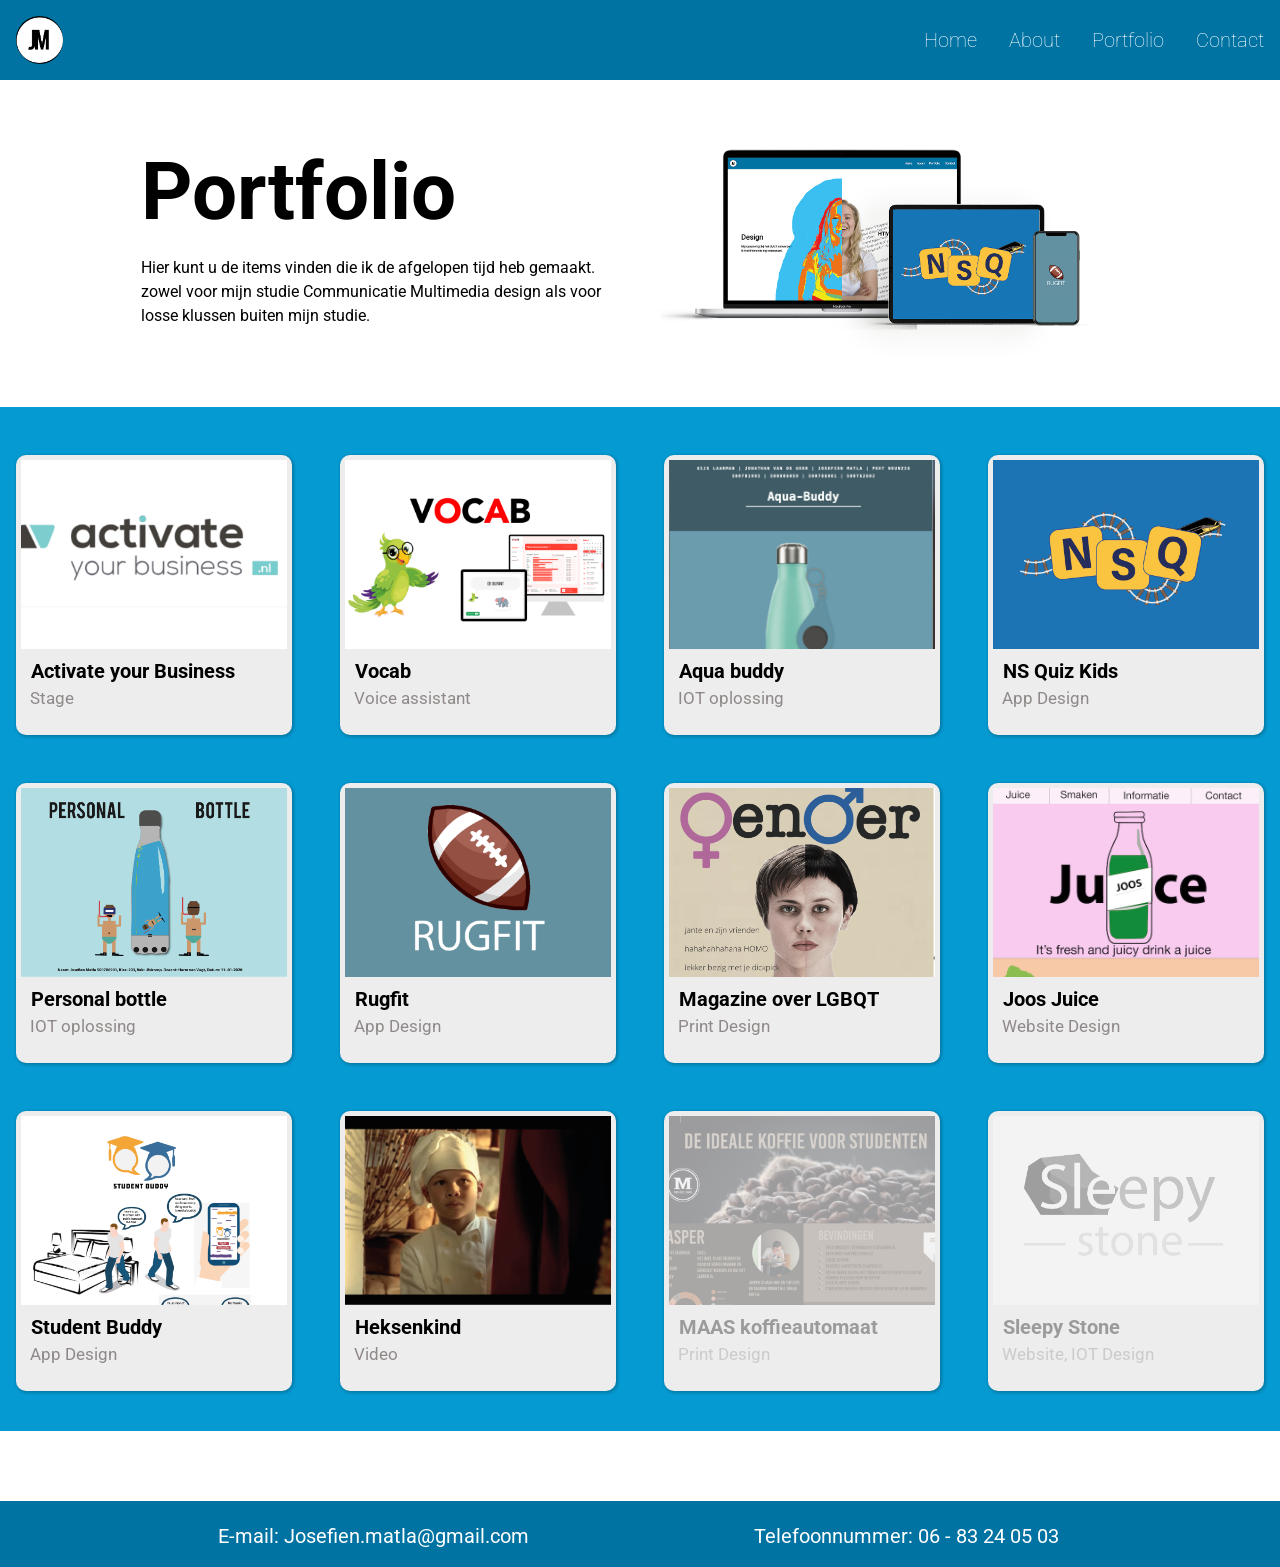
<file: portfolio.html>
<!DOCTYPE html>
<html lang="nl">

<head>
    <meta name="viewport" content="width=device-width, initial-scale=1" />
    <meta charset="UTF-8" />
    <title>Josefien Matla - Portfolio</title>
    <link rel="stylesheet" href="css/stylesheet.css" />

    <link href="https://fonts.googleapis.com/css?family=Roboto&display=swap" rel="stylesheet" />
</head>

<body class="portfolio">
    <header>
        <a href="index.html" class="logo">
            <img src="img/logo.png" alt="Josefien Matla logo" />
        </a>

        <button id="menu-toggle" tabindex="0">
            Menu
            <svg viewBox="0 0 25 21">
                <rect x="0" y="0" width="25" height="3" />
                <rect x="0" y="9" width="25" height="3" />
                <rect x="0" y="18" width="25" height="3" />
            </svg>
        </button>

        <nav>
            <ul>
                <li><a href="index.html">Home</a></li>
                <li><a href="about.html">About</a></li>
                <li><a href="portfolio.html">Portfolio</a></li>
                <li><a href="contact.html">Contact</a></li>
            </ul>
        </nav>
    </header>

    <main class="content">
       <section class="hero centered">
                <div class="container">
                    <div class="row">
                        <div class="one-half column">
                            <h1 class="title about">Portfolio</h1>
                            <p>
                              Hier kunt u de items vinden die ik de afgelopen tijd heb gemaakt.
                              zowel voor mijn studie Communicatie Multimedia design als voor losse klussen buiten mijn studie.
                            </p>
                        </div>
                        <div class="one-half column">
                            <img src="img/portfolio%20header%20.png" />
                        </div>
                    </div>
                </div>
            </section>
        <section class="projecten">
            <div class="project-group">
                   <article>
                    <a href="activate_your_business.html">
                        <img src="img/activate_your_business1.png" alt="website pagina's" />
                        <h3 class="title"> Activate your Business</h3>
                        <p>Stage</p>
                    </a>
                </article>
                <article>
                    <a href="vocab.html">
                        <img src="img/vocab.png" alt="website pagina's" />
                        <h3 class="title">Vocab</h3>
                        <p>Voice assistant</p>
                    </a>
                </article>
                <article>
                    <a href="aqua-buddy.html">
                        <img src="img/Aqua%20buddy.png" alt="MAAS oplossing poster" />
                        <h3 class="title">Aqua buddy</h3>
                        <p>IOT oplossing</p>
                    </a>
                </article>

                <article>
                    <a href="nsq.html">
                        <img src="img/NSQUIZ.png" alt="MAAS oplossing poster" />
                        <h3 class="title">NS Quiz Kids</h3>
                        <p>App Design</p>
                    </a>
                </article>

                <article>
                    <a href="personalbuddy.html">
                        <img src="img/ubi%20.png" />
                        <h3 class="title">Personal bottle</h3>
                        <p>IOT oplossing</p>
                    </a>
                </article>

                <article>
                    <a href="rugfit.html">
                        <img src="img/rugfit%20logo.png" alt="MAAS oplossing poster" />
                        <h3 class="title">Rugfit</h3>
                        <p>App Design</p>
                    </a>
                </article>

                <article>
                    <a href="gender.html">
                        <img src="img/magazine%20uit%20geknipt%20.png" alt="MAAS oplossing poster" />
                        <h3 class="title">Magazine over LGBQT</h3>
                        <p>Print Design</p>
                    </a>
                </article>

                <article>
                    <a href="joos-juice.html">
                        <img src="img/Schermafbeelding%202020-01-27%20om%2020.52.49.png" alt="website pagina's" />
                        <h3 class="title">Joos Juice</h3>
                        <p>Website Design</p>
                    </a>
                </article>

                <article>
                    <a href="studentbuddy.html">
                        <img src="img/Student%20buddy.png" alt="MAAS oplossing poster" />
                        <h3 class="title">Student Buddy</h3>
                        <p>App Design</p>
                    </a>
                </article>
                <article>
                    <a href="heksenkind.html">
                        <img src="img/heksenkind.png" alt="MAAS oplossing poster" />
                        <h3 class="title">Heksenkind</h3>
                        <p>Video</p>
                    </a>
                </article>

                <article class="under-construction">
                    <!--href="koffiemaas.html"-->
                    <a class="niet" href="#">
                        <img src="img/koffie%20maas%20.png" alt="MAAS oplossing poster" />
                        <h3 class="title">MAAS koffieautomaat</h3>
                        <p>Print Design</p>
                    </a>
                </article>

                <article class="under-construction">
                    <!--href="sleepystone.html"-->
                    <a class="niet" href="#">
                        <img src="img/Sleepy%20stone%20.png" alt="MAAS oplossing poster" />
                        <h3 class="title">Sleepy Stone</h3>
                        <p>Website, IOT Design</p>
                    </a>
                </article>

            </div>
        </section>
    </main>

    <!-- Footer -->

    <footer>
        <div class="container">
            <div class="row">
                <div class="one-half column">
                    <p>
                        E-mail:
                        <a href="mailto:josefien.matla@gmail.com">Josefien.matla@gmail.com</a>
                    </p>
                </div>
                <div class="one-half column">
                    <p>
                        Telefoonnummer:
                        <a href="tel:+31683240503">06 - 83 24 05 03</a>
                    </p>
                </div>
            </div>
        </div>
    </footer>

    <!-- hier wordt de javascript gekoppeld-->
    <script src="js/script.js"></script>
</body>

</html>
</file>
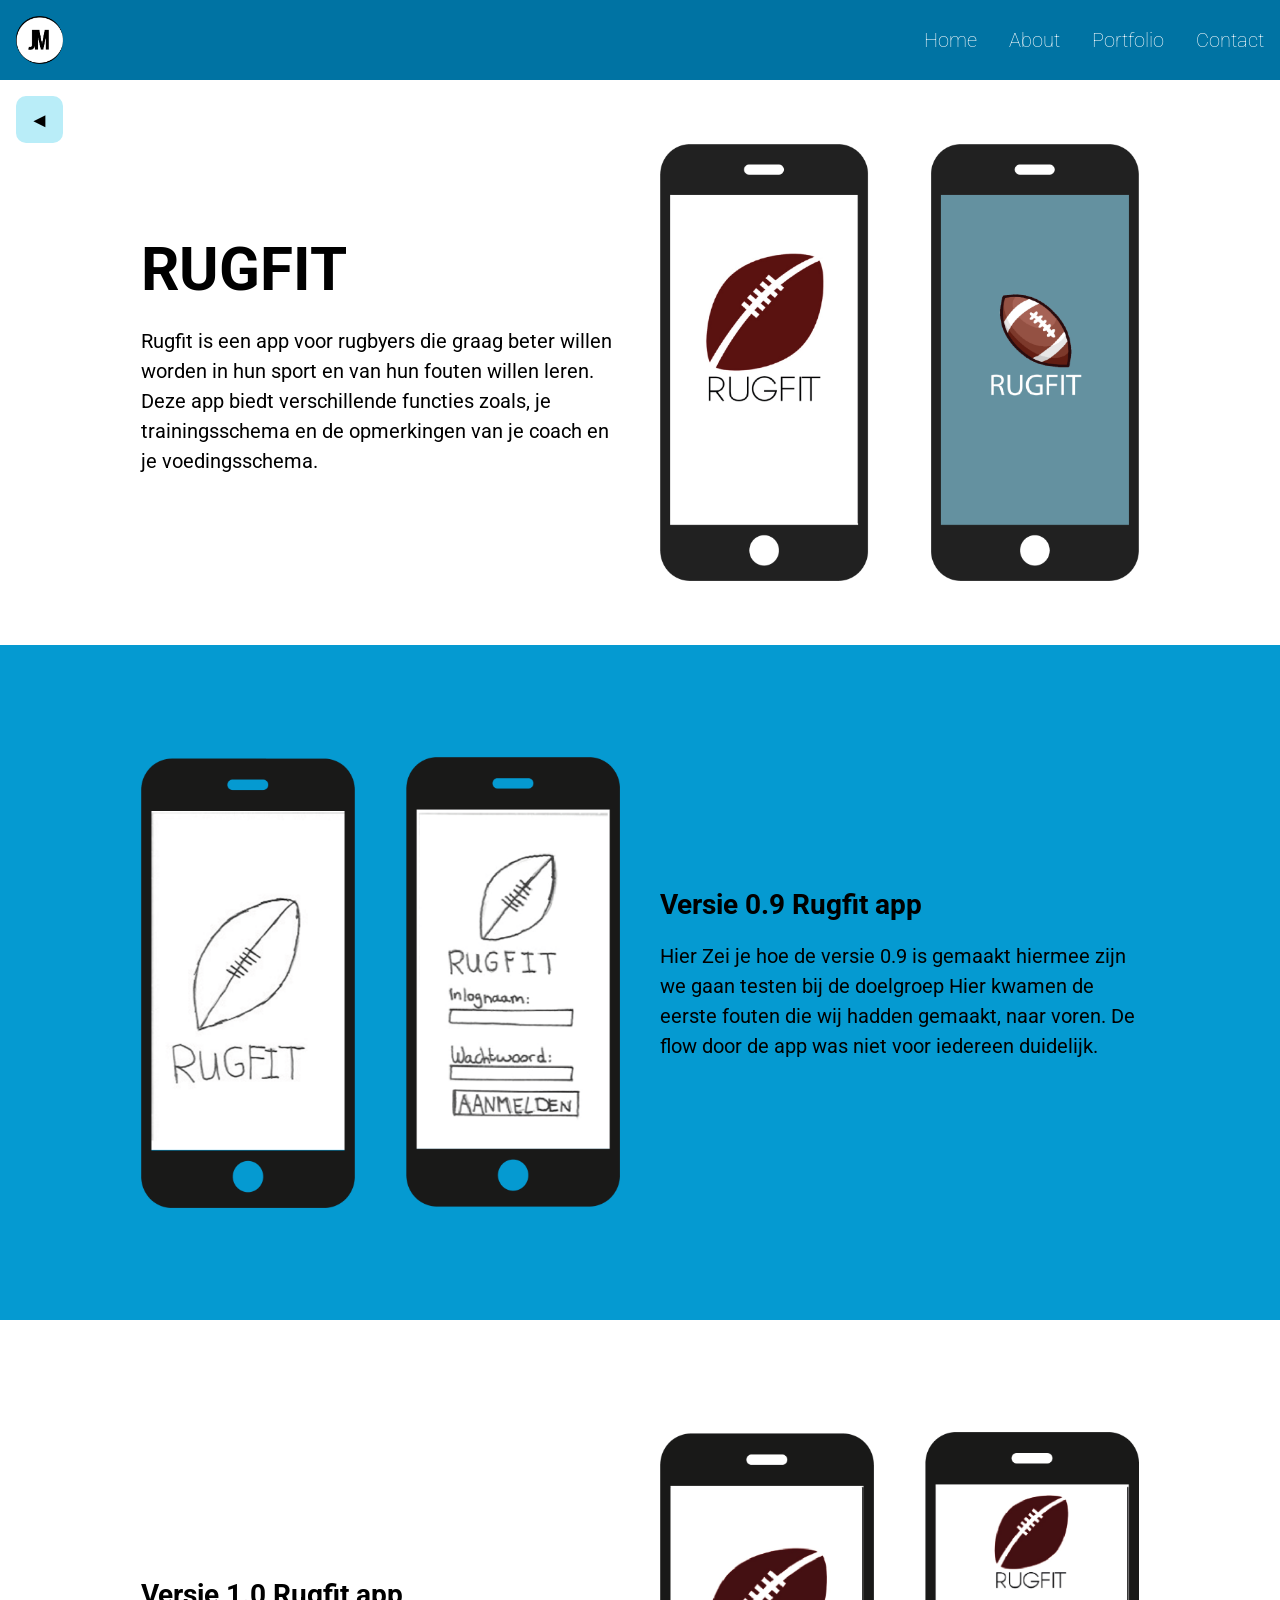
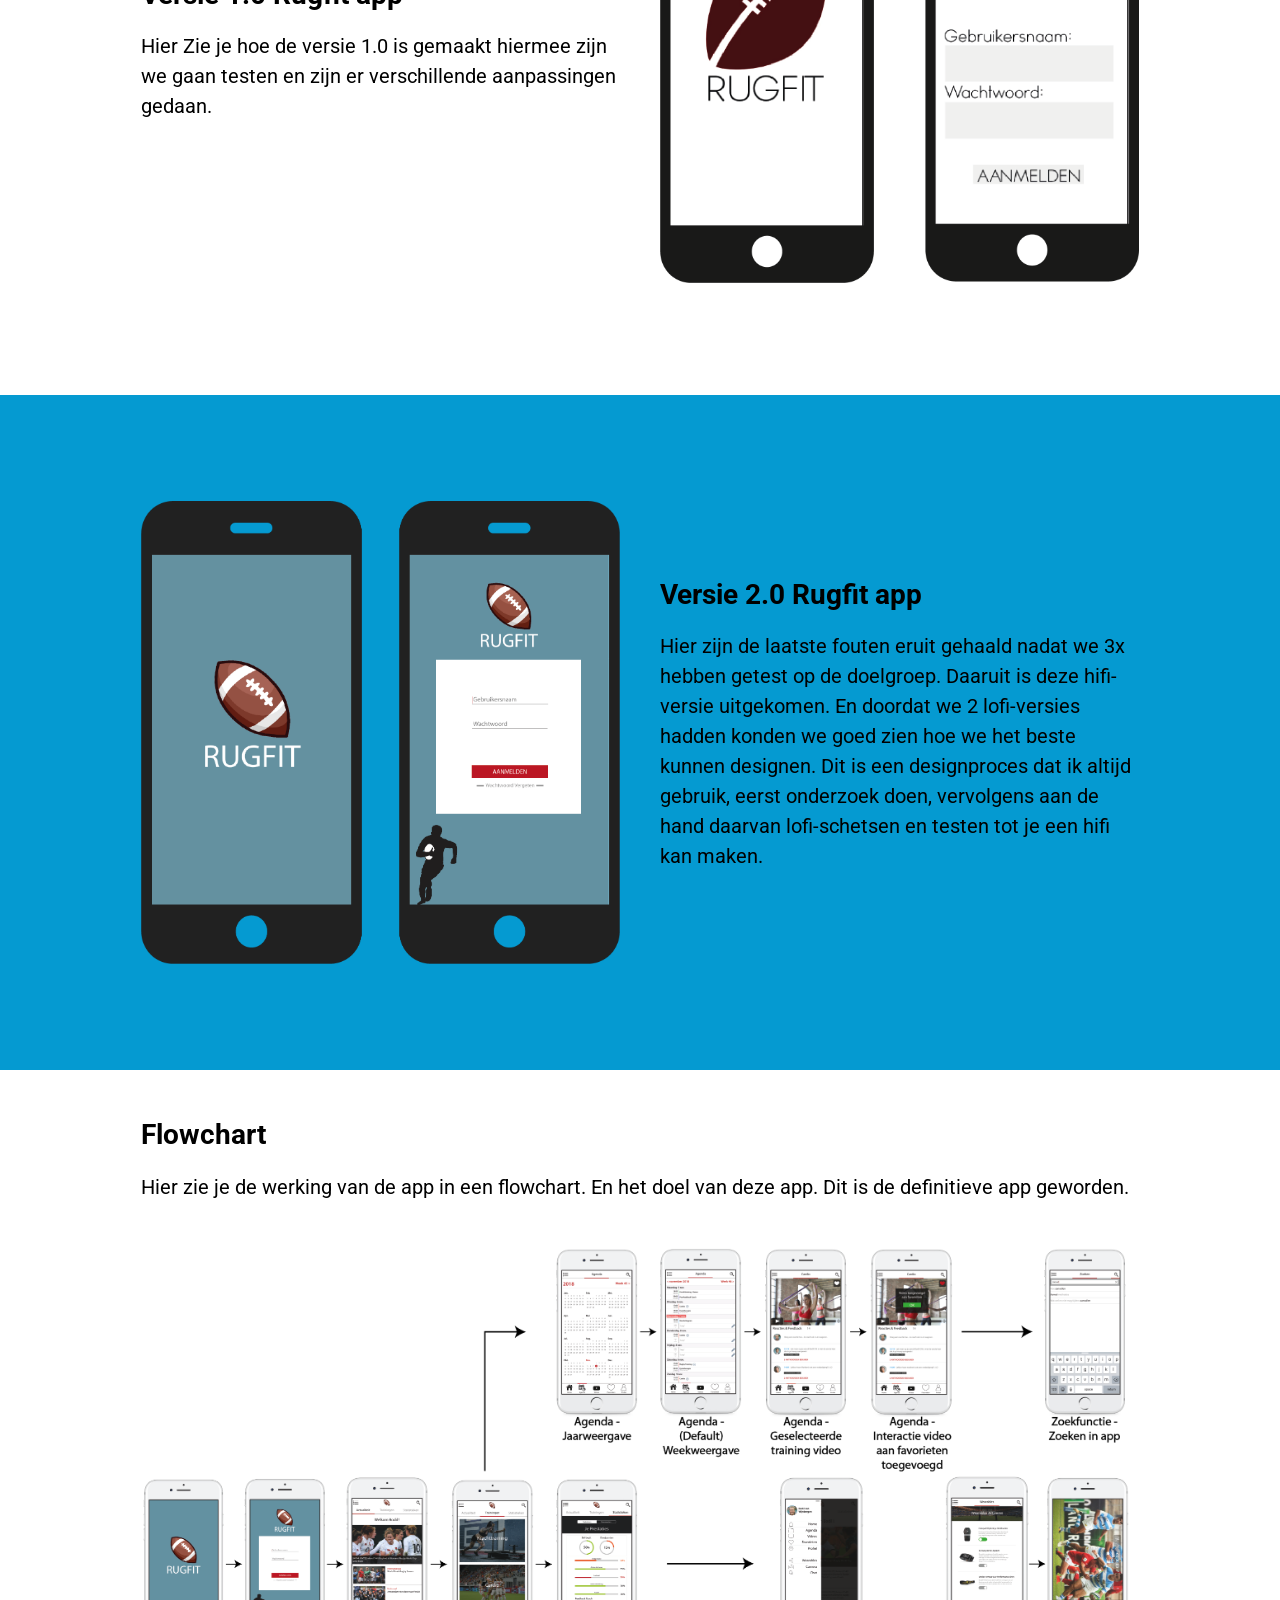
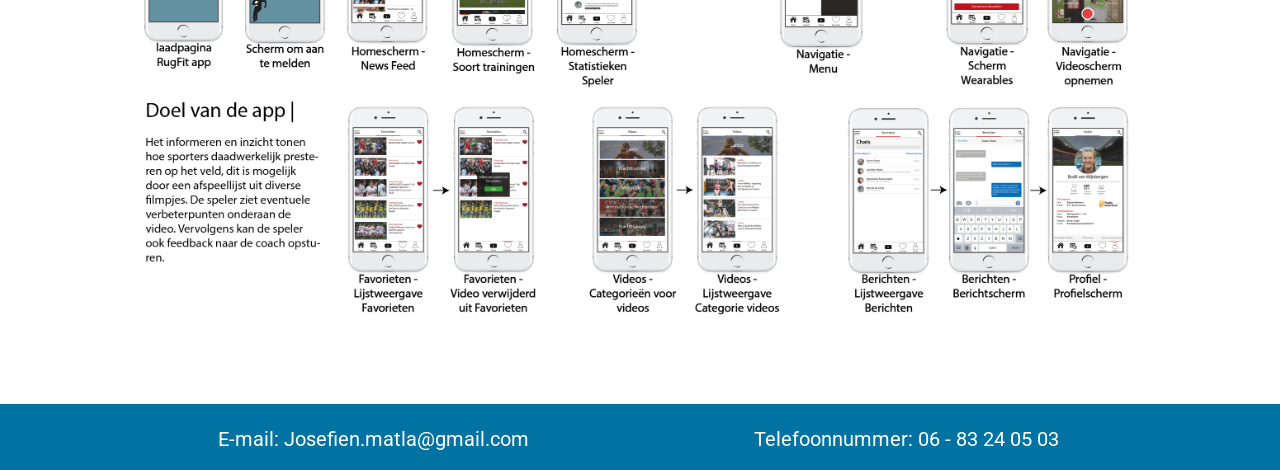
<file: rugfit.html>
<!DOCTYPE html>
<html lang="nl">
	<head>
		<meta name="viewport" content="width=device-width, initial-scale=1" />
		<meta charset="UTF-8" />
		<title>Josefien Matla - Aqua buddy</title>
		<link rel="stylesheet" href="css/stylesheet.css" />

		<link
			href="https://fonts.googleapis.com/css?family=Roboto&display=swap"
			rel="stylesheet"
		/>
	</head>

	<body class="project">
		<header>
			<a href="index.html" class="logo">
				<img src="img/logo.png" alt="Josefien Matla logo" />
			</a>

			<button id="menu-toggle" tabindex="0">
				Menu
				<svg viewBox="0 0 25 21">
					<rect x="0" y="0" width="25" height="3" />
					<rect x="0" y="9" width="25" height="3" />
					<rect x="0" y="18" width="25" height="3" />
				</svg>
			</button>

			<nav>
				<ul>
					<li><a href="index.html">Home</a></li>
					<li><a href="about.html">About</a></li>
					<li><a href="portfolio.html">Portfolio</a></li>
					<li><a href="contact.html">Contact</a></li>
				</ul>
			</nav>
		</header>

		<main class="content">
			<button onClick="history.back()" class="project-back">◄</button>

			<section class="hero centered">
				<div class="container">
					<div class="row">
						<div class="one-half column">
							<h1 class="hero-title">RUGFIT</h1>
							<p>
								Rugfit is een app voor rugbyers die graag beter
								willen worden in hun sport en van hun fouten
								willen leren. Deze app biedt verschillende
								functies zoals, je trainingsschema en de
								opmerkingen van je coach en je voedingsschema.
							</p>
						</div>
						<div class="one-half column">
							<img src="img/Home%20Rugfit%20.png" alt="fles" />
						</div>
					</div>
				</div>
			</section>

			<section class="large green centered">
				<div class="container">
					<div class="row">
						<div class="one-half column">
							<img
								src="img/Versie%200.9%20rugfit%20app%20.png"
								alt=""
							/>
						</div>
						<div class="one-half column">
							<h2>Versie 0.9 Rugfit app</h2>
							<p>
								Hier Zei je hoe de versie 0.9 is gemaakt hiermee
								zijn we gaan testen bij de doelgroep Hier kwamen
								de eerste fouten die wij hadden gemaakt, naar
								voren. De flow door de app was niet voor
								iedereen duidelijk.
							</p>
						</div>
					</div>
				</div>
			</section>

			<section class="large centered">
				<div class="container">
					<div class="row">
						<div class="one-half column">
							<h2>Versie 1.0 Rugfit app</h2>
							<p>
								Hier Zie je hoe de versie 1.0 is gemaakt hiermee
								zijn we gaan testen en zijn er verschillende
								aanpassingen gedaan.
							</p>
						</div>
						<div class="one-half column">
							<img
								src="img/versie%201.0%20rugfit%20.png"
								alt=""
							/>
						</div>
					</div>
				</div>
			</section>

			<section class="large green centered">
				<div class="container">
					<div class="row">
						<div class="one-half column">
							<img
								src="img/versie%202.0%20rugfit%20app%20.png"
								alt=""
							/>
						</div>
						<div class="one-half column">
							<h2>Versie 2.0 Rugfit app</h2>
							<p>
								Hier zijn de laatste fouten eruit gehaald nadat
								we 3x hebben getest op de doelgroep. Daaruit is
								deze hifi-versie uitgekomen. En doordat we 2
								lofi-versies hadden konden we goed zien hoe we
								het beste kunnen designen. Dit is een
								designproces dat ik altijd gebruik, eerst
								onderzoek doen, vervolgens aan de hand daarvan
								lofi-schetsen en testen tot je een hifi kan
								maken.
							</p>
						</div>
					</div>
				</div>
			</section>

			<section class="large centered">
				<div class="container">
					<div class="row">
						<div class="column">
							<h2>Flowchart</h2>
							<p>
								Hier zie je de werking van de app in een
								flowchart. En het doel van deze app. Dit is de
								definitieve app geworden.
							</p>
							<img
								src="img/flowchart%20rugfit%20versie%202.0.png"
								alt=""
							/>
						</div>
					</div>
				</div>
			</section>
		</main>

		<footer>
			<div class="container">
				<div class="row">
					<div class="one-half column">
						<p>
							E-mail:
							<a href="mailto:josefien.matla@gmail.com"
								>Josefien.matla@gmail.com</a
							>
						</p>
					</div>
					<div class="one-half column">
						<p>
							Telefoonnummer:
							<a href="tel:+31683240503">06 - 83 24 05 03</a>
						</p>
					</div>
				</div>
			</div>
		</footer>

		<!-- hier wordt de javascript gekoppeld-->
		<script src="js/script.js"></script>
	</body>
</html>
</file>
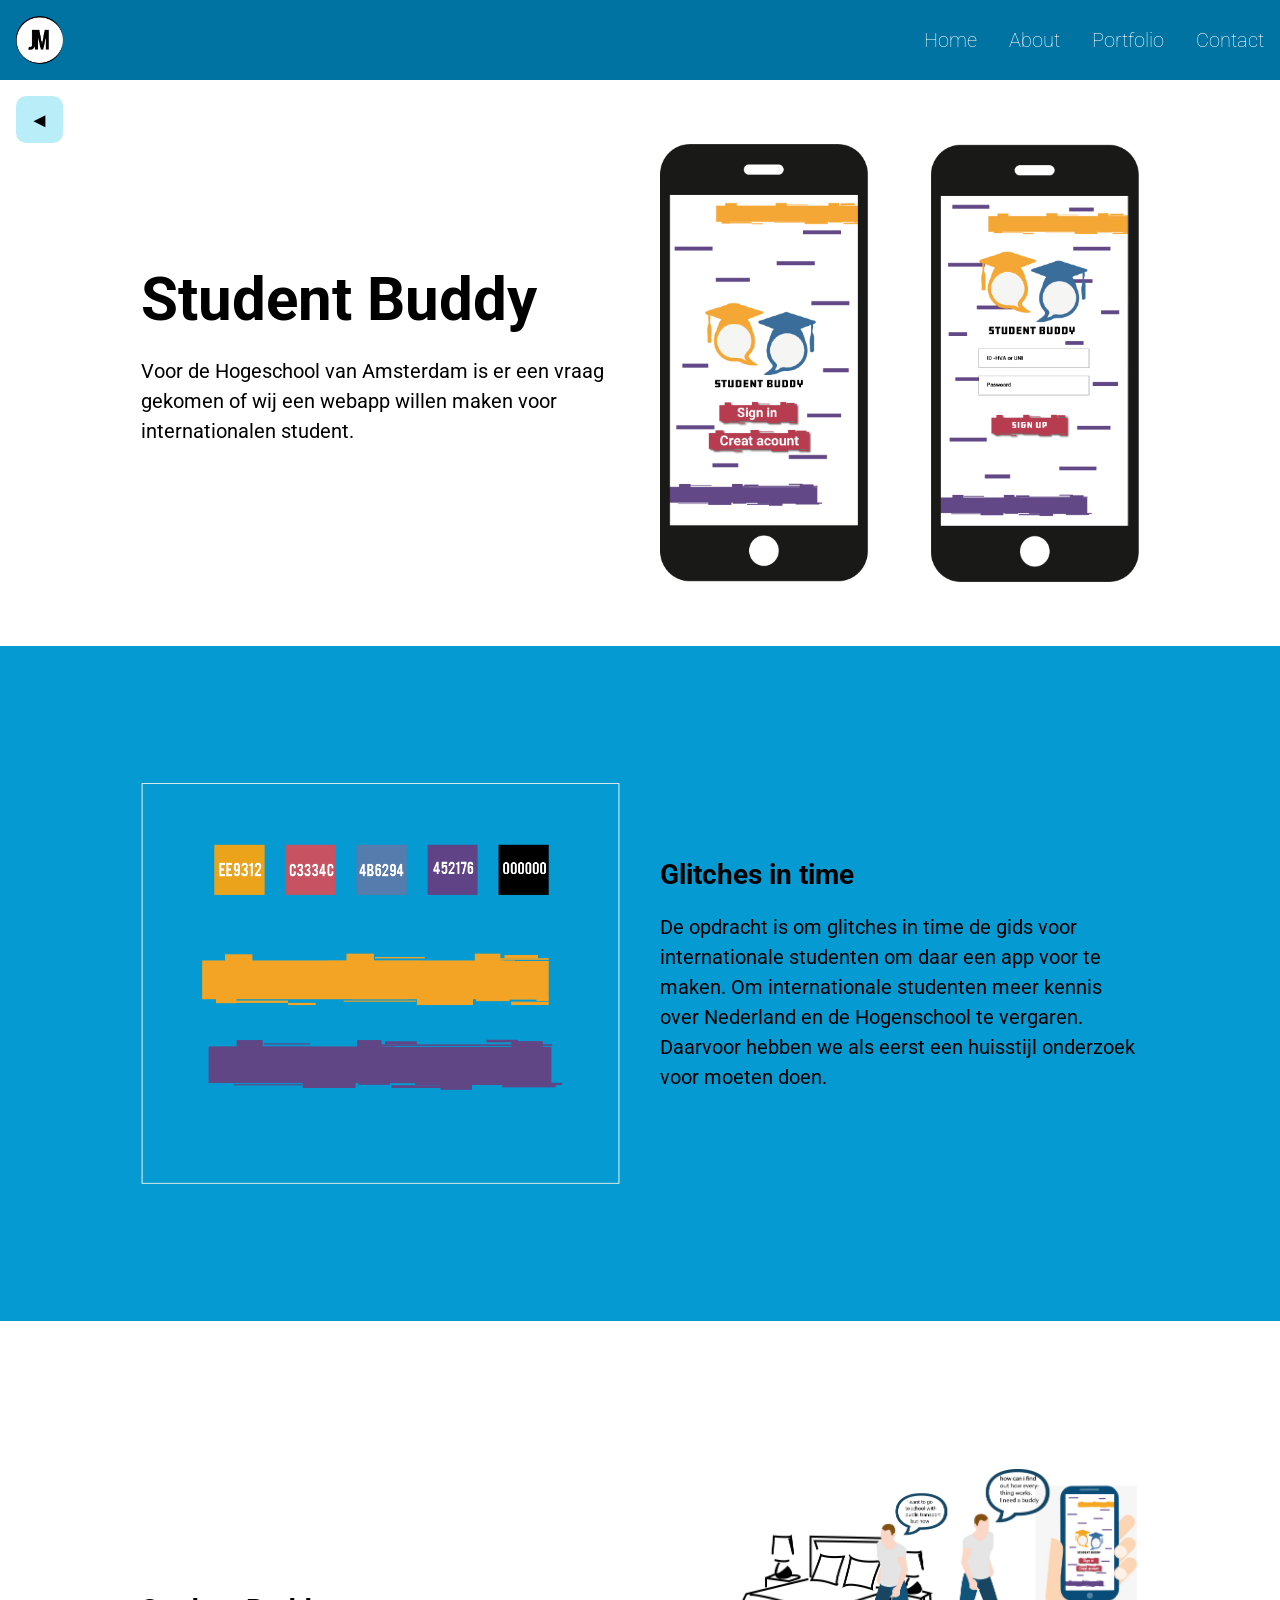
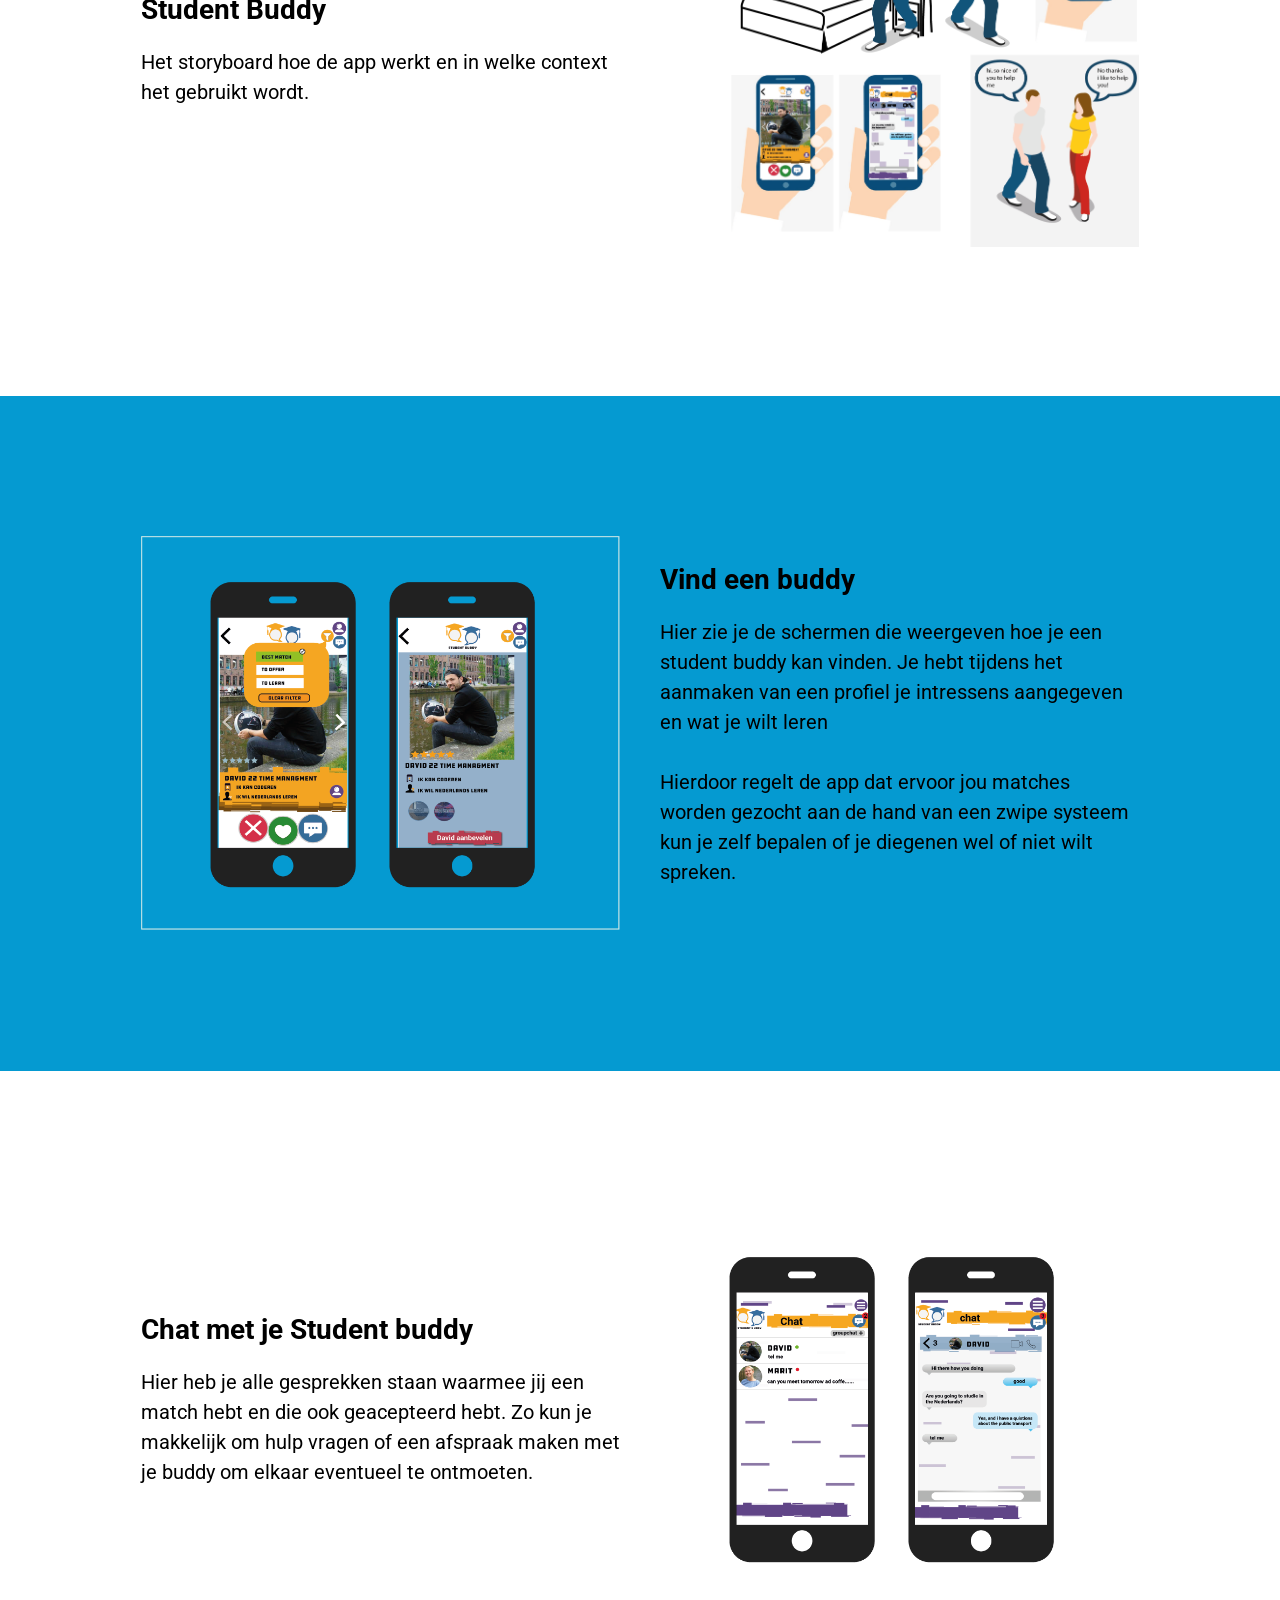
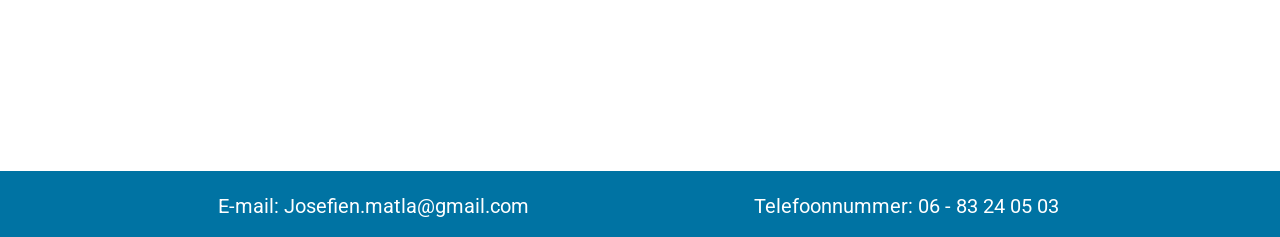
<file: studentbuddy.html>
<!DOCTYPE html>
<html lang="nl">
	<head>
		<meta name="viewport" content="width=device-width, initial-scale=1" />
		<meta charset="UTF-8" />
		<title>Josefien Matla - Student buddy</title>
		<link rel="stylesheet" href="css/stylesheet.css" />

		<link
			href="https://fonts.googleapis.com/css?family=Roboto&display=swap"
			rel="stylesheet"
		/>
	</head>

	<body class="project">
		<header>
			<a href="index.html" class="logo">
				<img src="img/logo.png" alt="Josefien Matla logo" />
			</a>

			<button id="menu-toggle" tabindex="0">
				Menu
				<svg viewBox="0 0 25 21">
					<rect x="0" y="0" width="25" height="3" />
					<rect x="0" y="9" width="25" height="3" />
					<rect x="0" y="18" width="25" height="3" />
				</svg>
			</button>

			<nav>
				<ul>
					<li><a href="index.html">Home</a></li>
					<li><a href="about.html">About</a></li>
					<li><a href="portfolio.html">Portfolio</a></li>
					<li><a href="contact.html">Contact</a></li>
				</ul>
			</nav>
		</header>

		<main class="content">
			<button onClick="history.back()" class="project-back">◄</button>

			<section class="hero centered">
				<div class="container">
					<div class="row">
						<div class="one-half column">
							<h1 class="hero-title">Student Buddy</h1>
							<p>
								Voor de Hogeschool van Amsterdam is er een vraag
								gekomen of wij een webapp willen maken voor
								internationalen student.
							</p>
						</div>
						<div class="one-half column">
							<img
								src="img/student%20buddy%20bovenkant%20.png"
								alt="fles"
							/>
						</div>
					</div>
				</div>
			</section>

			<section class="large green centered">
				<div class="container">
					<div class="row">
						<div class="one-half column">
							<img
								src="img/kleuren%20huisstijl%20studentbudyy.png"
								alt=""
							/>
						</div>
						<div class="one-half column">
							<h2>Glitches in time</h2>
							<p>
								De opdracht is om glitches in time de gids voor
								internationale studenten om daar een app voor te
								maken. Om internationale studenten meer kennis
								over Nederland en de Hogenschool te vergaren.
								Daarvoor hebben we als eerst een huisstijl
								onderzoek voor moeten doen.
							</p>
						</div>
					</div>
				</div>
			</section>

			<section class="large centered">
				<div class="container">
					<div class="row">
						<div class="one-half column">
							<h2>Student Buddy</h2>
							<p>
								Het storyboard hoe de app werkt en in welke
								context het gebruikt wordt.
							</p>
						</div>
						<div class="one-half column">
							<img
								src="img/storyboard%20studentbuddy.png"
								alt=""
							/>
						</div>
					</div>
				</div>
			</section>

			<section class="large green centered">
				<div class="container">
					<div class="row">
						<div class="one-half column">
							<img src="img/vind%20een%20buddy.png" alt="" />
						</div>
						<div class="one-half column">
							<h2>Vind een buddy</h2>
							<p>
								Hier zie je de schermen die weergeven hoe je een
								student buddy kan vinden. Je hebt tijdens het
								aanmaken van een profiel je intressens
								aangegeven en wat je wilt leren <br /><br />
								Hierdoor regelt de app dat ervoor jou matches
								worden gezocht aan de hand van een zwipe systeem
								kun je zelf bepalen of je diegenen wel of niet
								wilt spreken.
							</p>
						</div>
					</div>
				</div>
			</section>

			<section class="large centered">
				<div class="container">
					<div class="row">
						<div class="one-half column">
							<h2>Chat met je Student buddy</h2>
							<p>
								Hier heb je alle gesprekken staan waarmee jij
								een match hebt en die ook geacepteerd hebt. Zo
								kun je makkelijk om hulp vragen of een afspraak
								maken met je buddy om elkaar eventueel te
								ontmoeten.
							</p>
						</div>
						<div class="one-half column">
							<img src="img/Chat%20buddy.png" alt="" />
						</div>
					</div>
				</div>
			</section>
		</main>

		<footer>
			<div class="container">
				<div class="row">
					<div class="one-half column">
						<p>
							E-mail:
							<a href="mailto:josefien.matla@gmail.com"
								>Josefien.matla@gmail.com</a
							>
						</p>
					</div>
					<div class="one-half column">
						<p>
							Telefoonnummer:
							<a href="tel:+31683240503">06 - 83 24 05 03</a>
						</p>
					</div>
				</div>
			</div>
		</footer>

		<!-- hier wordt de javascript gekoppeld-->
		<script src="js/script.js"></script>
	</body>
</html>
</file>
<file: css/stylesheet.css>
/* Functions
   ========================================================================== */
/*
* Skeleton V2.0.4
* Copyright 2014, Dave Gamache
* www.getskeleton.com
* Free to use under the MIT license.
* http://www.opensource.org/licenses/mit-license.php
* 12/9/2014
* Sass Version by Seth Coelen https://github.com/whatsnewsaes
*/
/* Normalise
   ========================================================================== */
/*! normalize.css v8.0.1 | MIT License | github.com/necolas/normalize.css */
/* Document
   ========================================================================== */
/**
 * 1. Correct the line height in all browsers.
 * 2. Prevent adjustments of font size after orientation changes in iOS.
 */
html {
    line-height: 1.15;
    /* 1 */
    -webkit-text-size-adjust: 100%;
    /* 2 */
}

/* Sections
   ========================================================================== */
/**
 * Remove the margin in all browsers.
 */
body {
    margin: 0;
}

/**
 * Render the `main` element consistently in IE.
 */
main {
    display: block;
}

/**
 * Correct the font size and margin on `h1` elements within `section` and
 * `article` contexts in Chrome, Firefox, and Safari.
 */
h1 {
    font-size: 2em;
    margin: 0.67em 0;
}

/* Grouping content
   ========================================================================== */
/**
 * 1. Add the correct box sizing in Firefox.
 * 2. Show the overflow in Edge and IE.
 */
hr {
    box-sizing: content-box;
    /* 1 */
    height: 0;
    /* 1 */
    overflow: visible;
    /* 2 */
}

/**
 * 1. Correct the inheritance and scaling of font size in all browsers.
 * 2. Correct the odd `em` font sizing in all browsers.
 */
pre {
    font-family: monospace, monospace;
    /* 1 */
    font-size: 1em;
    /* 2 */
}

/* Text-level semantics
   ========================================================================== */
/**
 * Remove the gray background on active links in IE 10.
 */
a {
    background-color: transparent;
}

/**
 * 1. Remove the bottom border in Chrome 57-
 * 2. Add the correct text decoration in Chrome, Edge, IE, Opera, and Safari.
 */
abbr[title] {
    border-bottom: none;
    /* 1 */
    text-decoration: underline;
    /* 2 */
    text-decoration: underline dotted;
    /* 2 */
}

/**
 * Add the correct font weight in Chrome, Edge, and Safari.
 */
b,
strong {
    font-weight: bolder;
}

/**
 * 1. Correct the inheritance and scaling of font size in all browsers.
 * 2. Correct the odd `em` font sizing in all browsers.
 */
code,
kbd,
samp {
    font-family: monospace, monospace;
    /* 1 */
    font-size: 1em;
    /* 2 */
}

/**
 * Add the correct font size in all browsers.
 */
small {
    font-size: 80%;
}

/**
 * Prevent `sub` and `sup` elements from affecting the line height in
 * all browsers.
 */
sub,
sup {
    font-size: 75%;
    line-height: 0;
    position: relative;
    vertical-align: baseline;
}

sub {
    bottom: -0.25em;
}

sup {
    top: -0.5em;
}

/* Embedded content
   ========================================================================== */
/**
 * Remove the border on images inside links in IE 10.
 */
img {
    border-style: none;
}

/* Forms
   ========================================================================== */
/**
 * 1. Change the font styles in all browsers.
 * 2. Remove the margin in Firefox and Safari.
 */
button,
input,
optgroup,
select,
textarea {
    font-family: inherit;
    /* 1 */
    font-size: 100%;
    /* 1 */
    line-height: 1.15;
    /* 1 */
    margin: 0;
    /* 2 */
}

/**
 * Show the overflow in IE.
 * 1. Show the overflow in Edge.
 */
button,
input {
    /* 1 */
    overflow: visible;
}

/**
 * Remove the inheritance of text transform in Edge, Firefox, and IE.
 * 1. Remove the inheritance of text transform in Firefox.
 */
button,
select {
    /* 1 */
    text-transform: none;
}

/**
 * Correct the inability to style clickable types in iOS and Safari.
 */
button,
[type="button"],
[type="reset"],
[type="submit"] {
    -webkit-appearance: button;
}

/**
 * Remove the inner border and padding in Firefox.
 */
button::-moz-focus-inner,
[type="button"]::-moz-focus-inner,
[type="reset"]::-moz-focus-inner,
[type="submit"]::-moz-focus-inner {
    border-style: none;
    padding: 0;
}

/**
 * Restore the focus styles unset by the previous rule.
 */
button:-moz-focusring,
[type="button"]:-moz-focusring,
[type="reset"]:-moz-focusring,
[type="submit"]:-moz-focusring {
    outline: 1px dotted ButtonText;
}

/**
 * Correct the padding in Firefox.
 */
fieldset {
    padding: 0.35em 0.75em 0.625em;
}

/**
 * 1. Correct the text wrapping in Edge and IE.
 * 2. Correct the color inheritance from `fieldset` elements in IE.
 * 3. Remove the padding so developers are not caught out when they zero out
 *    `fieldset` elements in all browsers.
 */
legend {
    box-sizing: border-box;
    /* 1 */
    color: inherit;
    /* 2 */
    display: table;
    /* 1 */
    max-width: 100%;
    /* 1 */
    padding: 0;
    /* 3 */
    white-space: normal;
    /* 1 */
}

/**
 * Add the correct vertical alignment in Chrome, Firefox, and Opera.
 */
progress {
    vertical-align: baseline;
}

/**
 * Remove the default vertical scrollbar in IE 10+.
 */
textarea {
    overflow: auto;
}

/**
 * 1. Add the correct box sizing in IE 10.
 * 2. Remove the padding in IE 10.
 */
[type="checkbox"],
[type="radio"] {
    box-sizing: border-box;
    /* 1 */
    padding: 0;
    /* 2 */
}

/**
 * Correct the cursor style of increment and decrement buttons in Chrome.
 */
[type="number"]::-webkit-inner-spin-button,
[type="number"]::-webkit-outer-spin-button {
    height: auto;
}

/**
 * 1. Correct the odd appearance in Chrome and Safari.
 * 2. Correct the outline style in Safari.
 */
[type="search"] {
    -webkit-appearance: textfield;
    /* 1 */
    outline-offset: -2px;
    /* 2 */
}

/**
 * Remove the inner padding in Chrome and Safari on macOS.
 */
[type="search"]::-webkit-search-decoration {
    -webkit-appearance: none;
}

/**
 * 1. Correct the inability to style clickable types in iOS and Safari.
 * 2. Change font properties to `inherit` in Safari.
 */
::-webkit-file-upload-button {
    -webkit-appearance: button;
    /* 1 */
    font: inherit;
    /* 2 */
}

/* Interactive
   ========================================================================== */
/*
 * Add the correct display in Edge, IE 10+, and Firefox.
 */
details {
    display: block;
}

/*
 * Add the correct display in all browsers.
 */
summary {
    display: list-item;
}

/* Misc
   ========================================================================== */
/**
 * Add the correct display in IE 10+.
 */
template {
    display: none;
}

/**
 * Add the correct display in IE 10.
 */
[hidden] {
    display: none;
}

/* Grid
   ========================================================================== */
/*
* Skeleton V2.0.4
* Copyright 2014, Dave Gamache
* www.getskeleton.com
* Free to use under the MIT license.
* http://www.opensource.org/licenses/mit-license.php
* 12/9/2014
* Sass Version by Seth Coelen https://github.com/whatsnewsaes
*/
.container {
    position: relative;
    width: 100%;
    max-width: 1440px;
    margin: 0 auto;
    padding: 0 20px;
    box-sizing: border-box;
}

.column,
.columns {
    width: 100%;
    float: left;
    box-sizing: border-box;
}

@media (min-width: 400px) {
    .container {
        width: 85%;
        padding: 0;
    }
}

@media (min-width: 550px) {
    .container {
        width: 80%;
    }

    .column,
    .columns {
        margin-left: 4%;
    }

    .column:first-child,
    .columns:first-child {
        margin-left: 0;
    }

    .one.column,
    .one.columns {
        width: 4.666667%;
    }

    .two.columns {
        width: 13.333333%;
    }

    .three.columns {
        width: 22%;
    }

    .four.columns {
        width: 30.666667%;
    }

    .five.columns {
        width: 39.333333%;
    }

    .six.columns {
        width: 48%;
    }

    .seven.columns {
        width: 56.666667%;
    }

    .eight.columns {
        width: 65.333333%;
    }

    .nine.columns {
        width: 74%;
    }

    .ten.columns {
        width: 82.666667%;
    }

    .eleven.columns {
        width: 91.333333%;
    }

    .twelve.columns {
        width: 100%;
        margin-left: 0;
    }

    .one-third.column {
        width: 30.666667%;
    }

    .two-thirds.column {
        width: 65.333333%;
    }

    .one-half.column {
        width: 48%;
    }

    .offset-by-one.column,
    .offset-by-one.columns {
        margin-left: 8.666667%;
    }

    .offset-by-two.column,
    .offset-by-two.columns {
        margin-left: 17.333333%;
    }

    .offset-by-three.column,
    .offset-by-three.columns {
        margin-left: 26%;
    }

    .offset-by-four.column,
    .offset-by-four.columns {
        margin-left: 34.666667%;
    }

    .offset-by-five.column,
    .offset-by-five.columns {
        margin-left: 43.333333%;
    }

    .offset-by-six.column,
    .offset-by-six.columns {
        margin-left: 52%;
    }

    .offset-by-seven.column,
    .offset-by-seven.columns {
        margin-left: 60.666667%;
    }

    .offset-by-eight.column,
    .offset-by-eight.columns {
        margin-left: 69.333333%;
    }

    .offset-by-nine.column,
    .offset-by-nine.columns {
        margin-left: 78%;
    }

    .offset-by-ten.column,
    .offset-by-ten.columns {
        margin-left: 86.666667%;
    }

    .offset-by-eleven.column,
    .offset-by-eleven.columns {
        margin-left: 95.333333%;
    }

    .offset-by-one-third.column,
    .offset-by-one-third.columns {
        margin-left: 34.666667%;
    }

    .offset-by-two-thirds.column,
    .offset-by-two-thirds.columns {
        margin-left: 69.333333%;
    }

    .offset-by-one-half.column,
    .offset-by-one-half.column {
        margin-left: 52%;
    }
}

.container:after,
.row:after,
.u-cf {
    content: "";
    display: table;
    clear: both;
}

/* General
   ========================================================================== */
*,
::after,
::before {
    box-sizing: inherit;
}

html {
    box-sizing: border-box;
}

html,
body,
header,
main,
footer {
    width: 100%;
}

html,
body,
main {
    min-height: 100vh;
}

html,
body {
    height: 100%;
}

body {
    margin: 0;
    padding: 0;
    overflow-x: hidden;
    font-family: roboto, sans-serif;
    line-height: 1.5;
}

img {
    display: inline-block;
    vertical-align: middle;
    max-width: 100%;
    height: auto;
    -ms-interpolation-mode: bicubic;
}

textarea {
    height: auto;
    min-height: 50px;
    border-radius: 10px;
}

select {
    box-sizing: border-box;
    width: 100%;
    border-radius: 10px;
}

button {
    padding: 0;
    appearance: none;
    border: 0;
    background: transparent;
    line-height: 1;
    cursor: pointer;
}

pre {
    overflow: auto;
}

button,
input,
optgroup,
select,
textarea {
    font-family: inherit;
}

h1,
h2,
h3,
h4,
h5,
h6 {
    margin-top: 0;
    margin-bottom: 1rem;
    line-height: 1.2;
}

h1 {
    font-size: 32px;
}

h2 {
    font-size: 28px;
}

h3 {
    font-size: 24px;
}

h4 {
    font-size: 20px;
}

h5 {
    font-size: 18px;
}

h6 {
    font-size: 16px;
}

p {
    margin-bottom: 1rem;
}

li {
    list-style: none;
}

a {
    color: black;
    text-decoration: none;
}

img.centered {
    display: block;
    margin: 0 auto;
}

/* Header
   ========================================================================== */
header {
    display: flex;
    flex-direction: row;
    align-items: center;
    justify-content: flex-end;
    height: 5rem;
    padding: 1rem;
    background-color: #0073A3;
    position: fixed;
    top: 0;
    z-index: 200;
}

.logo {
    margin-right: auto;
}

.logo,
.logo img {
    height: 100%;
}

.logo img {
    width: auto;
}

#menu-toggle {
    display: flex;
    flex-direction: row;
    justify-content: center;
    font-weight: bold;
    cursor: pointer;
}

#menu-toggle svg {
    width: auto;
    height: 1.2rem;
    margin-left: 0.8rem;
}

#menu-toggle rect {
    transition: all 0.25s ease-in-out;
}

.has-menu-active #menu-toggle rect:first-child {
    transform: rotate(45deg) translate(4px, -4px);
    transform-origin: 0 0;
}

.has-menu-active #menu-toggle rect:nth-child(2) {
    opacity: 0;
}

.has-menu-active #menu-toggle rect:last-child {
    transform: rotate(-45deg) translate(4.5px, 2.5px);
    transform-origin: 0 100%;
}

nav {
    width: 100%;
    max-width: 14rem;
    height: 100%;
    background-color: #0073A3;
    position: fixed;
    top: 5rem;
    right: 0;
    bottom: 0;
    transform: translateX(100%);
    transition: transform ease-out 0.3s;
}

nav ul {
    margin-bottom: 0;
    padding-left: 0;
}

nav li {
    width: 100%;
    padding: 1rem;
    text-align: right;
}

nav a {
    color: #ffffff;
    font-size: 1.25rem;
    font-weight: lighter;
}

.has-menu-active nav {
    transform: translateX(0);
}

@media (min-width: 750px) {
    #menu-toggle {
        display: none;
        visibility: hidden;
    }

    nav {
        width: auto;
        max-width: none;
        background-color: transparent;
        position: static;
        transition: none;
        transform: translateX(0);
    }

    nav ul {
        margin-top: 0;
        margin-right: -1rem;
    }

    nav li {
        width: auto;
        padding-top: 0;
        padding-bottom: 0;
        float: left;
    }

    nav a {
        line-height: 3rem;
    }
}

/* Content
   ========================================================================== */
main {
    height: auto;
    margin-top: 5rem;
}

section {
    width: 100%;
    height: auto;
    padding: 3rem 1rem;
}

section.green {
    background-color: #059AD1;
}

@media (min-width: 750px) {
    section.full {
        min-height: calc(100vh - 5rem);
    }

    section.large {
        min-height: 75vh;
    }

    section.medium {
        min-height: 50vh;
    }

    section.small {
        min-height: 25vh;
    }

    section.centered,
    section.centered .row {
        display: flex;
        align-items: center;
    }
}

/*
 * Landing image
 */
.hero {
    display: flex;
    flex-direction: column;
    justify-content: center;
}

.hero .wrapper {
    display: flex;
    justify-content: space-between;
}

.hero .wrapper > div {
    flex: 1;
}

.hero .title {
    font-size: 80px;
    margin-bottom: 1rem;
}

.home .hero,
.about .hero {
    min-height: 640px;
    background-image: url("../img/josefien-malta.png");
    background-repeat: no-repeat;
    background-position: center bottom;
    background-size: auto 93%;
}

/* Home */
.home .hero {
    padding: 200px 1rem 1rem;
}

.home .hero .title {
    font-size: 50px;
}

.home .hero p {
    font-size: 20px;
}

.home .hero .wrapper {
    display: flex;
    justify-content: space-between;
}

.home .hero .design,
.home .hero .code {
    font-weight: bold;
}

.home .hero .design p,
.home .hero .code p {
    display: none;
    visibility: hidden;
}

.home .hero .code {
    text-align: right;
}

@media (min-width: 750px) {
    .home .hero {
        height: calc(100vh - 5rem);
    }

    .home .hero .wrapper {
        max-width: 1440px;
        margin: 0 auto;
    }

    .home .hero .design,
    .home .hero .code {
        min-width: 320px;
        max-width: 27.5%;
        padding: 1rem;
    }

    .home .hero .design p,
    .home .hero .code p {
        display: block;
        visibility: visible;
    }

    .home .hero .code {
        background-color: white;
    }
}

/* About */
.about .hero {
    padding-top: 320px;
    font-size: 20px;
}

.about .hero .introduction {
    display: none;
    visibility: hidden;
}

.about .content img {
    width: 100%;
    height: auto;
}

@media (min-width: 750px) {
    .about .hero {
        padding-top: 3rem;
        background-position: right -275px bottom;
    }

    .about .hero .introduction {
        display: block;
        visibility: visible;
    }

    .about .wrapper {
        max-width: 1000px;
        margin: 0 auto;
        width: 100%;
    }
}

/* Projecten */

.projecten {
    background-color: #059AD1;
    padding-bottom: 40px;
    margin-bottom: 70px;
}

.projecten .section-title {
    margin-top: 0;
    margin-bottom: 2rem;
    font-size: 30px;
    text-align: center;
    color: white;
}

.project-group {
    grid-gap: 3em;
    display: grid;
    grid-auto-rows: 280px;
    grid-template-columns: repeat(auto-fill, minmax(250px, 1fr));
    max-width: 1440px;
    margin: auto;
}

.project-group article {
    box-sizing: border-box;
    position: relative;
    padding: 5px;
    border: 0px, 20px, 20px, 0px;
    border: 2px #707070;
    background-color: #ededed;
    box-shadow: 1px 1px 3px 1px rgba(0, 0, 0, 0.2);
    transition: background-color 0.25s ease-in-out;
    border-radius: 10px;
}

.project-group article:hover {
    background-color: #B9EDF8;
}

.project-group article img {
    width: 100%;
    height: 70%;
    object-fit: cover;
}

.project-group article .title {
    margin: 0.5em 0.5em 0;
    font-size: 20px;
}

.project-group article p {
    margin: 0.2em 0.5em 0;
    color: #908989;
    font-size: 17px;
}

.project-group article.under-construction,
.project-group article.under-construction a {
    cursor: not-allowed;
}

.project-group article.under-construction img,
.project-group article.under-construction .title,
.project-group article.under-construction p {
    opacity: 0.34;
}

.project-group article.under-construction::after {
    content: 'Nog in de maak';
    opacity: 0;
    display: block;
    width: 180px;
    padding: 1rem 2rem;
    background-color: #4caf50;
    color: white;
    text-align: center;
    position: absolute;
    top: 50%;
    left: 50%;
    transform: translate(-50%, -50%);
    transition: opacity 0.25s ease-in-out;
}

.project-group article.under-construction:hover::after {
    opacity: 1;
}

.project .hero-title {
    font-size: 60px;
}

.project .content img {
    width: 100%;
    height: auto;
    margin-top: 1rem;
    margin-bottom: 1rem;
}

.project .content p {
    font-size: 20px;
}

.project-back {
    width: 47px;
    height: 47px;
    background-color: #B9EDF8;
    border-radius: 10px;
    font-size: 20px;
    position: fixed;
    top: 6rem;
    left: 1rem;
    z-index: 100;
}

/* Contact */
.contact .section-title {
    margin-bottom: 2rem;
    text-align: center;
}

.contact-form {
    display: block;
    width: 100%;
    margin: 0 auto;
}

.contact-form input[type='text'],
.contact-form input[type='email'],
.contact-form textarea {
    width: 100%;
    margin-bottom: 2rem;
    padding-left: 20px;
    border: 1px solid #ccc;
    border-radius: 10px;
    font-size: 1rem;
}

.contact-form input[type='text'],
.contact-form input[type='email'],
.contact-form textarea {
    height: 45px;
}

.contact-form textarea {
    height: 180px;
    padding: 16px 20px;
}

.contact-form button {
    display: inline-block;
    padding: 1rem;
    background-color: #059AD1;
    border: 4px solid #059AD1;
    border-radius: 6px;
    color: #fff;
    font-size: 16px;
    text-transform: uppercase;
}

.contact-form button:hover {
    border: 4px solid  #4caf50;
    background-color: #4caf50;
}

.button-cv {
    display: inline-block;
    padding: 1rem;
    background-color: #059AD1;
    border: 2px solid #059AD1;
    border-radius: 6px;
    color: #fff;
    font-size: 16px;
    text-transform: uppercase;
}

.button-cv:hover {
    border: 2px solid  #0073A3;
    background-color: #0073A3;
}

@media (min-width: 550px) {
    .contact-form {
        width: 75%;
    }
}

@media (min-width: 750px) {
    .contact-form {
        width: 50%;
    }
}

/* Footer
   ========================================================================== */
footer {
    width: 100%;
    margin-top: 25px;
    background-color: #0073A3;
    text-align: center;
    font-size: 20px;
    color: white;
}

footer a{
    color: white;
}

/* Misc
   ========================================================================== */
/* Responsive embed */
.responsive-embed {
    position: relative;
    height: 0;
    margin-bottom: 1rem;
    padding-bottom: 75%;
    overflow: hidden;
}

.responsive-embed.widescreen {
    padding-bottom: 56.25%;
}

.responsive-embed iframe,
.responsive-embed object,
.responsive-embed embed,
.responsive-embed video {
    position: absolute;
    top: 0;
    left: 0;
    width: 100%;
    height: 100%;
}
</file>
